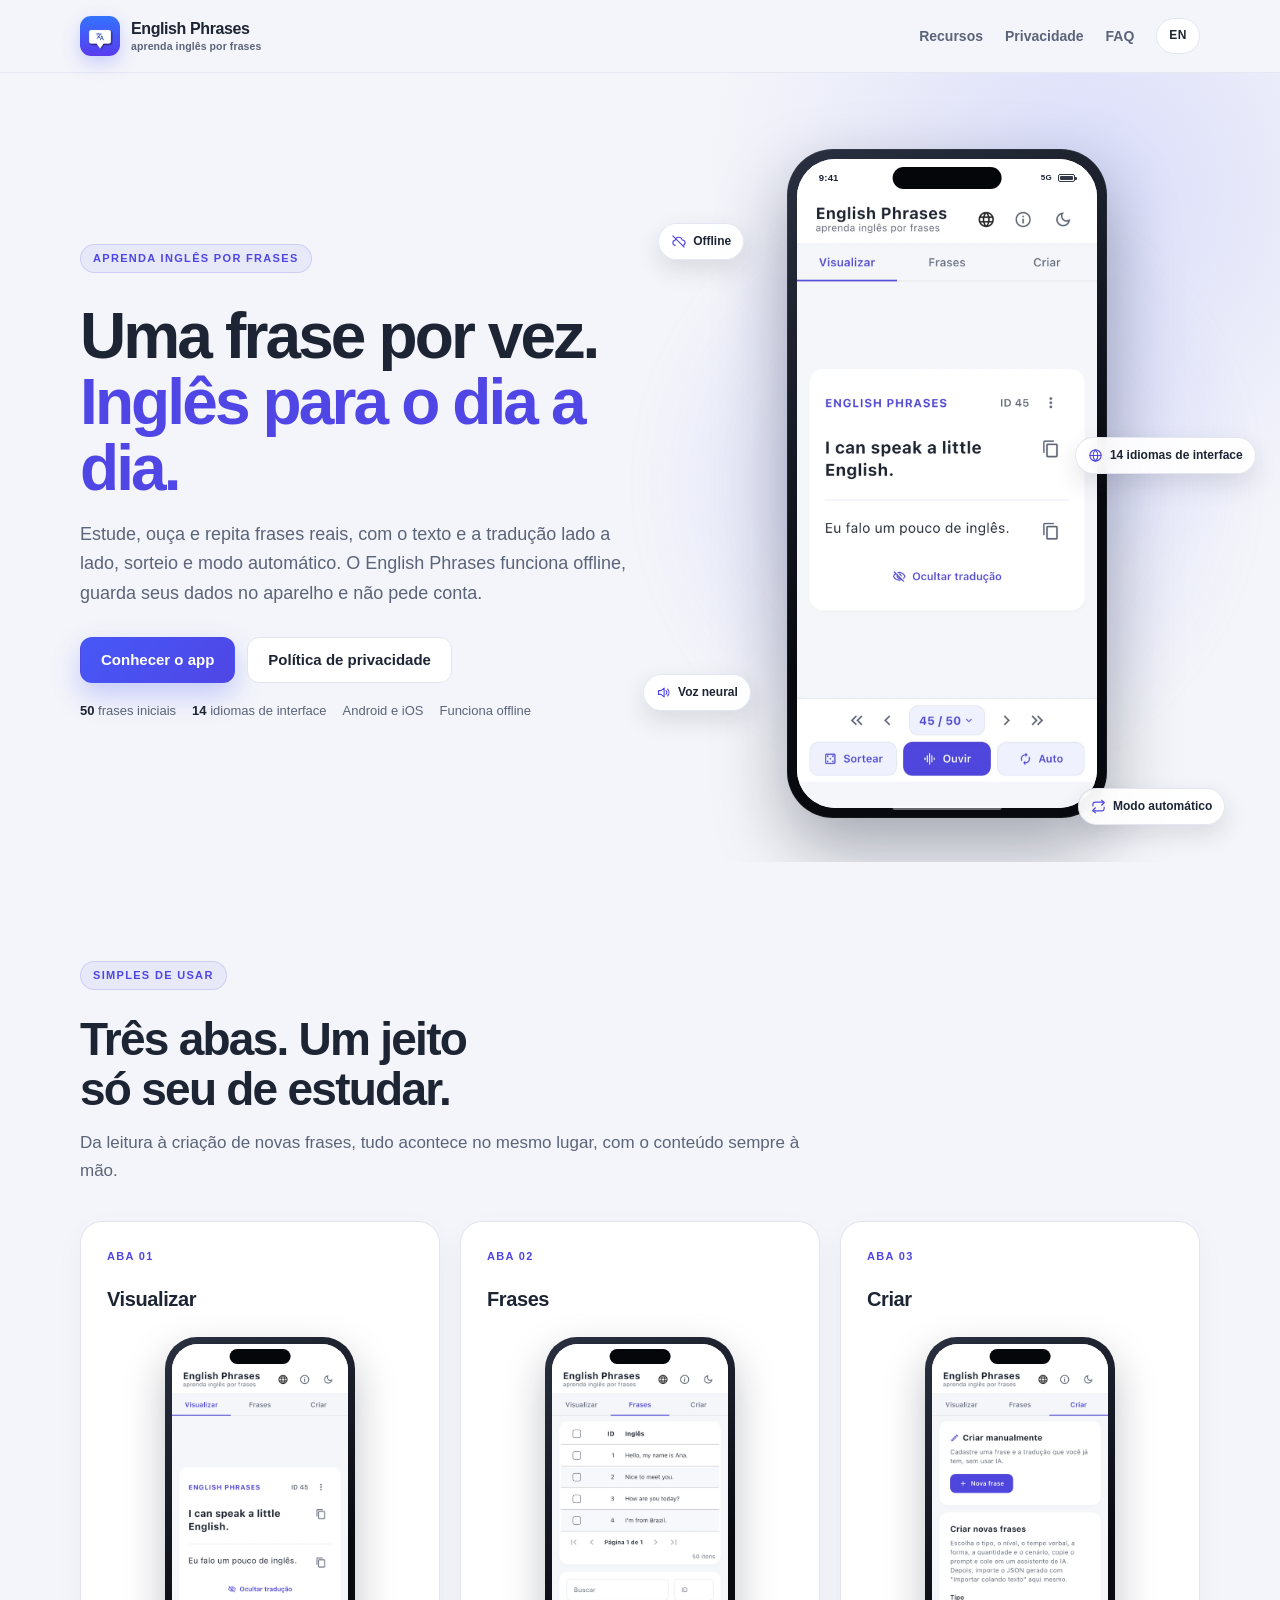
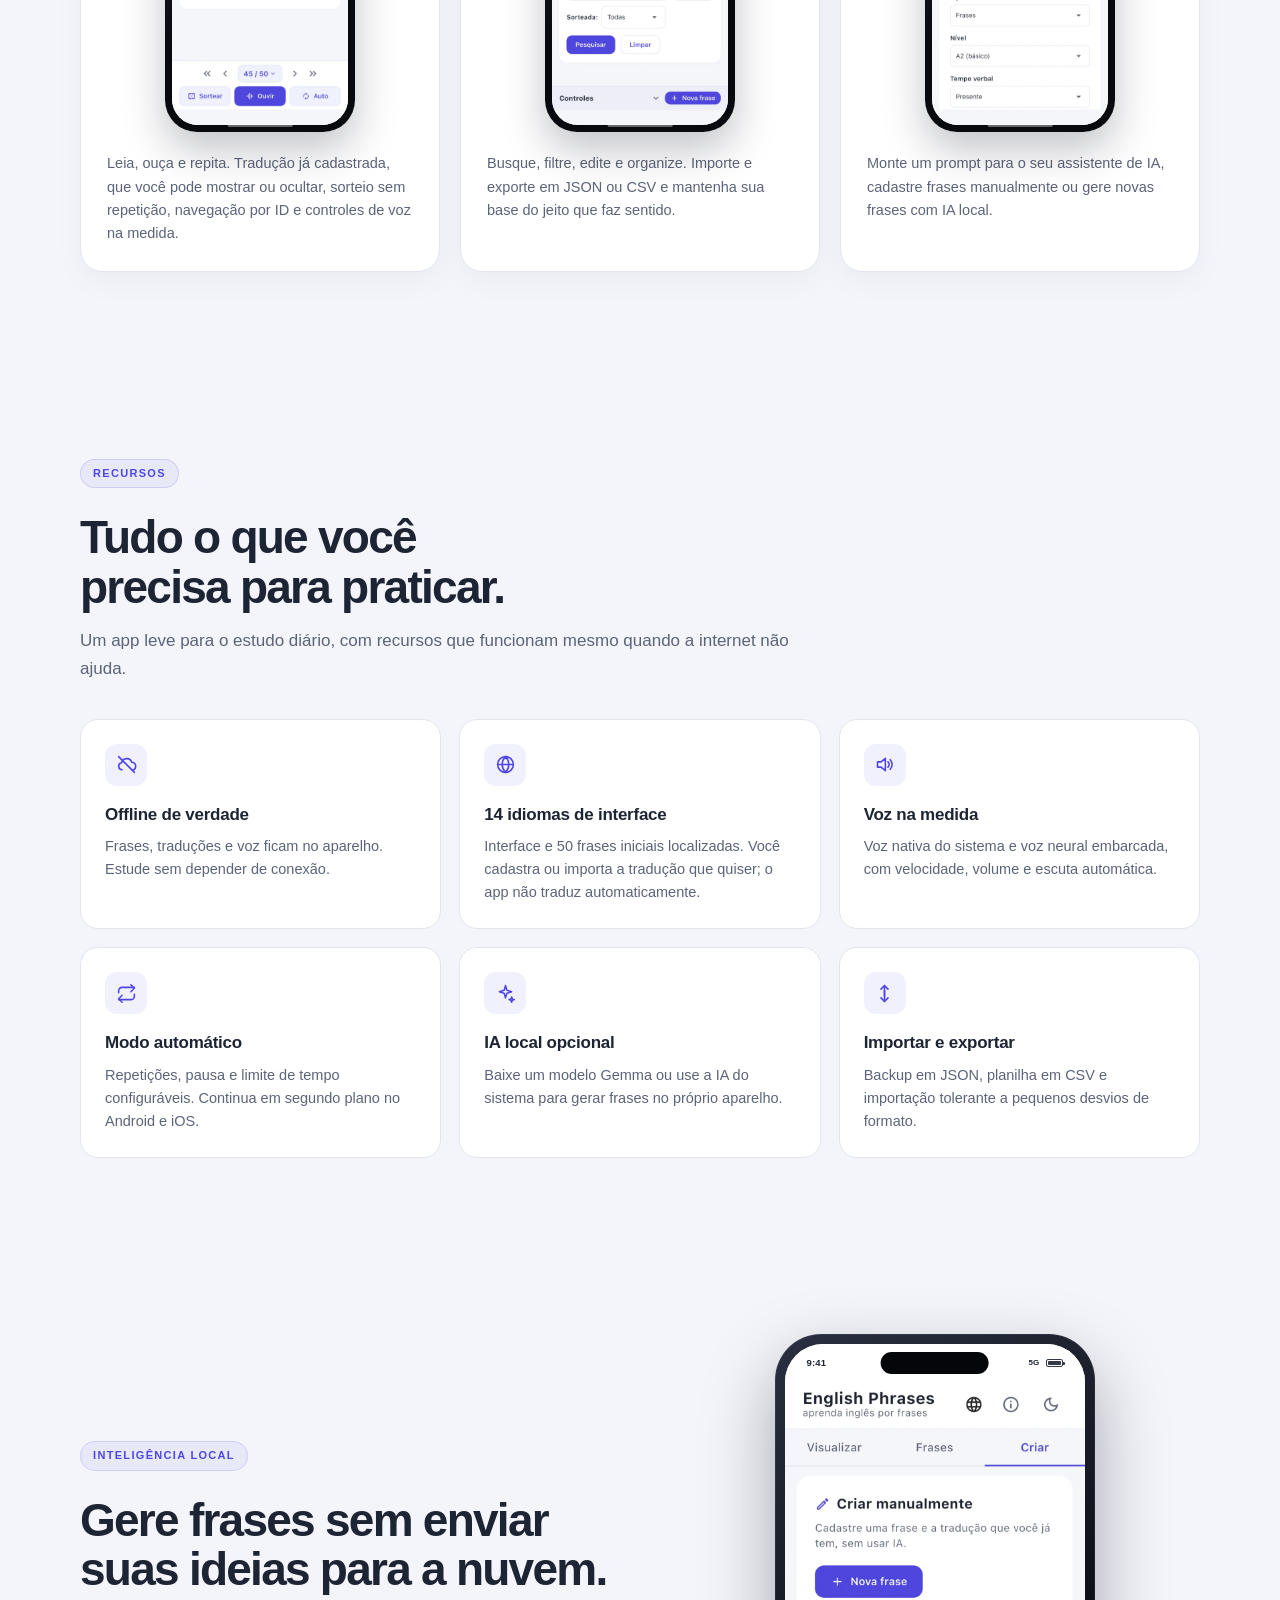
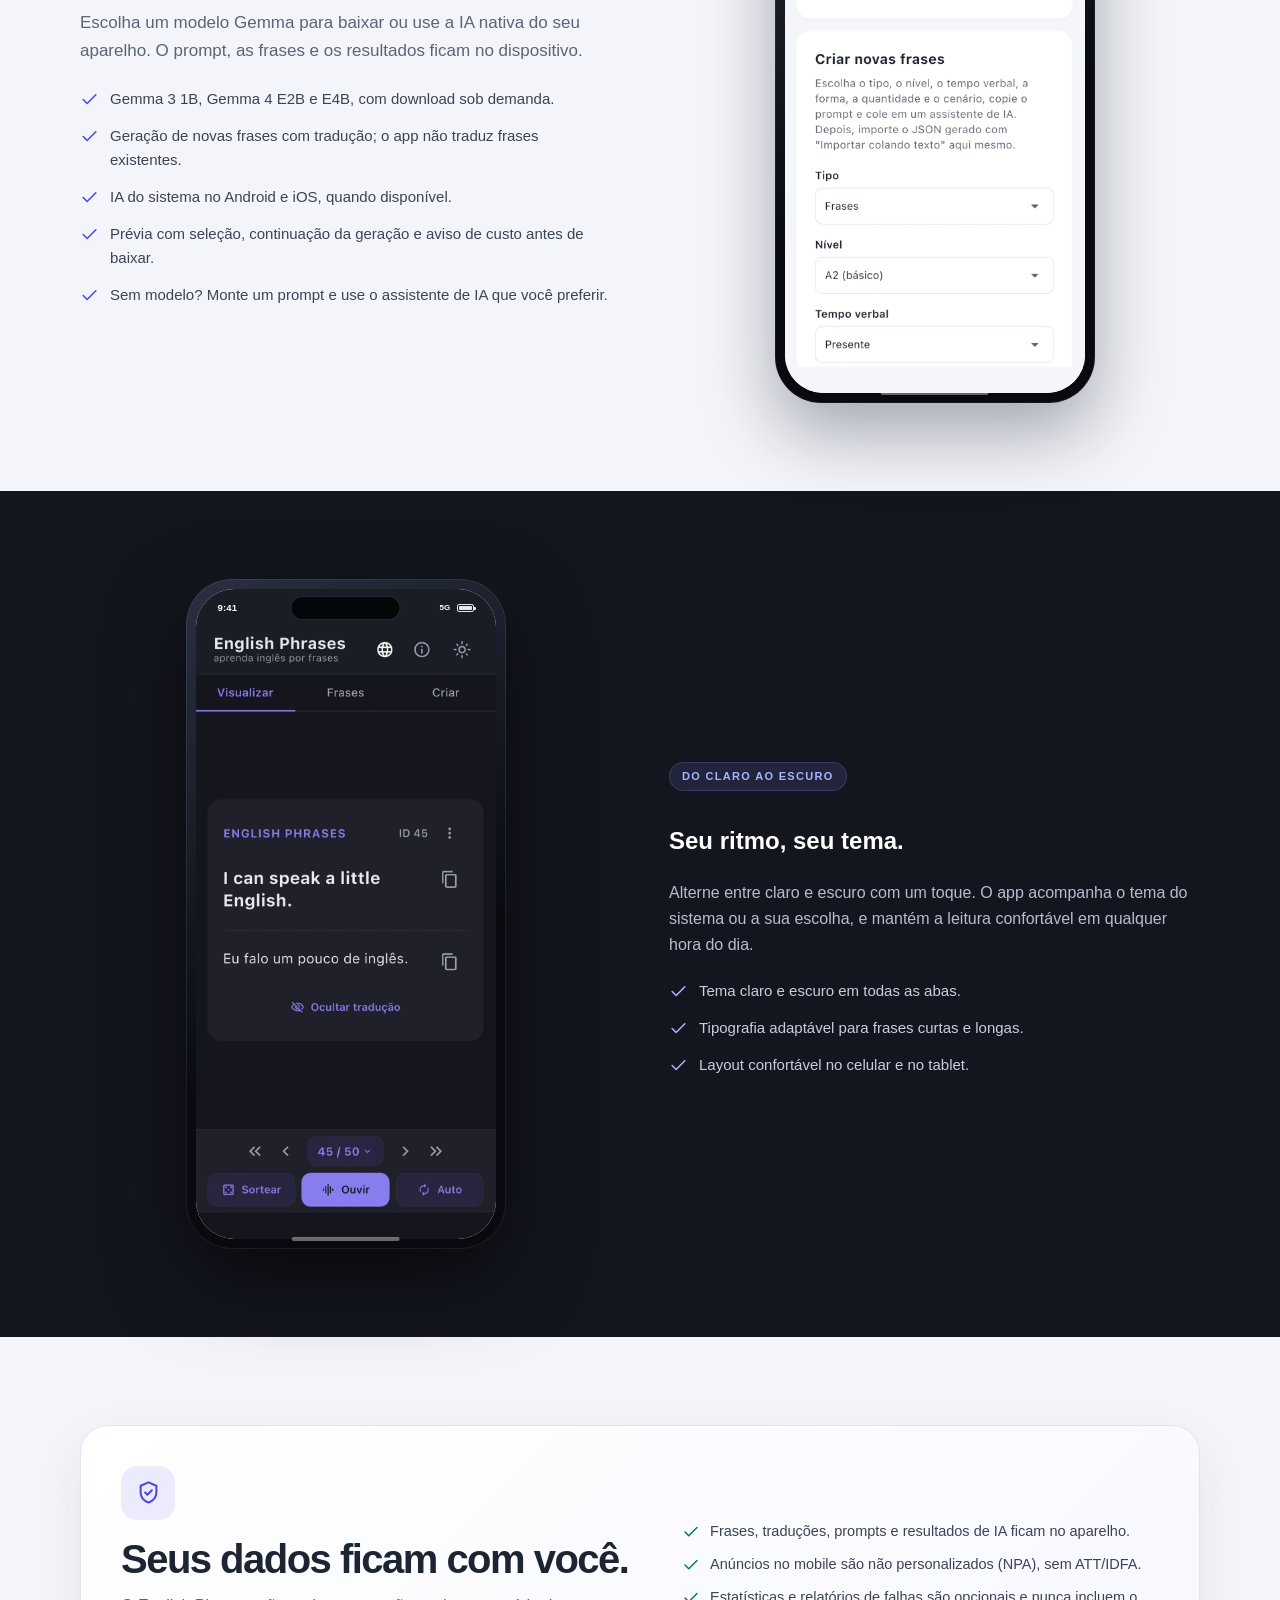
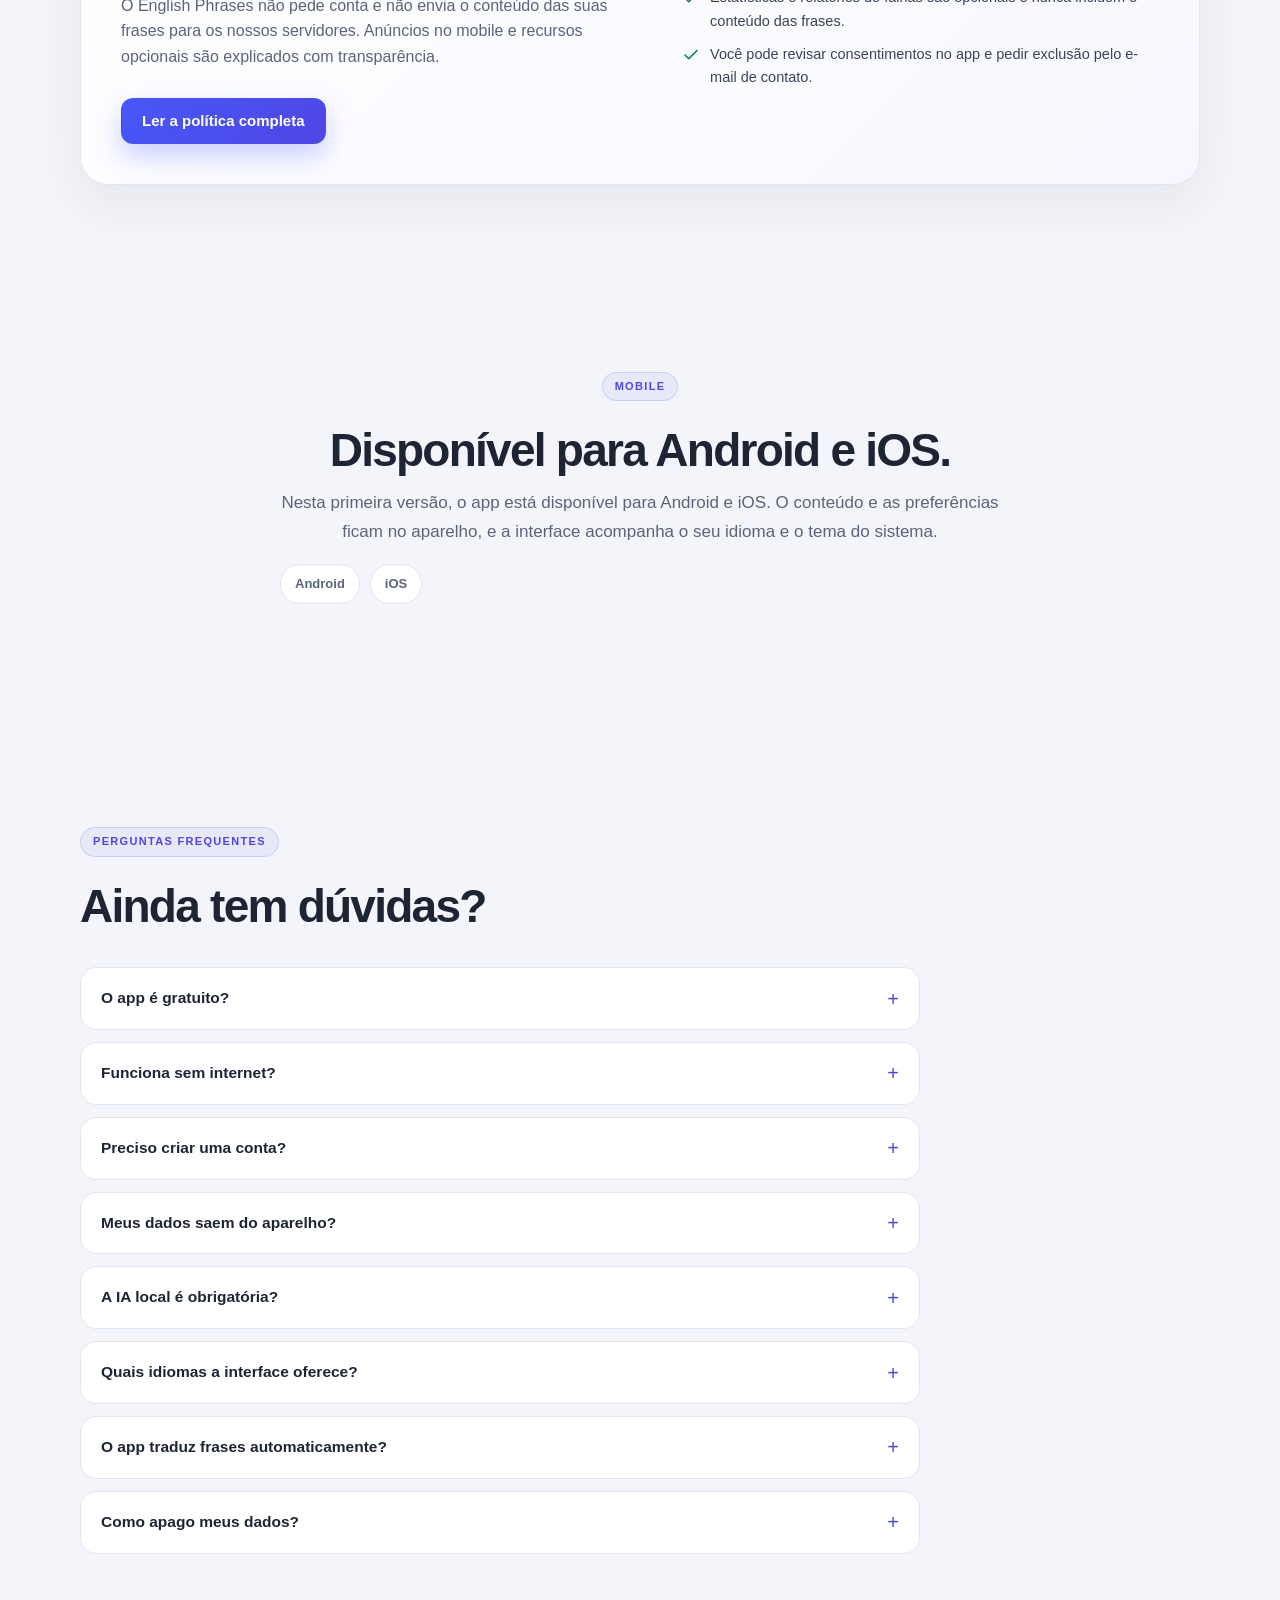
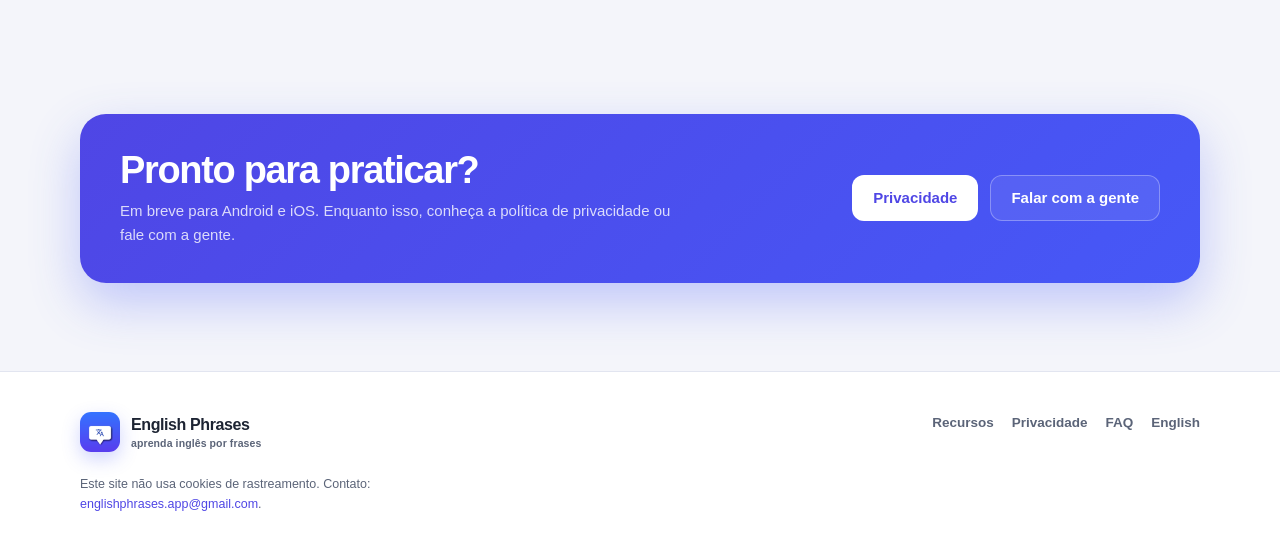
<file: index.html>
<!DOCTYPE html>
<html lang="pt-BR">
<head>
  <meta charset="utf-8">
  <meta name="viewport" content="width=device-width, initial-scale=1">
  <title>English Phrases — aprenda inglês por frases</title>
  <meta name="description" content="Estude, ouça e repita frases de inglês do dia a dia no Android e iOS. O English Phrases funciona offline, guarda seus dados no aparelho e não pede conta.">
  <link rel="canonical" href="https://englishphrasesapp.github.io/">
  <link rel="alternate" hreflang="pt-BR" href="https://englishphrasesapp.github.io/">
  <link rel="alternate" hreflang="en" href="https://englishphrasesapp.github.io/en/">
  <link rel="alternate" hreflang="x-default" href="https://englishphrasesapp.github.io/">
  <meta name="theme-color" content="#4658f7">
  <link rel="icon" type="image/png" href="/assets/app-icon-192.png">
  <link rel="apple-touch-icon" href="/assets/app-icon-192.png">
  <link rel="stylesheet" href="/assets/estilo.css">
  <meta property="og:type" content="website">
  <meta property="og:locale" content="pt_BR">
  <meta property="og:site_name" content="English Phrases">
  <meta property="og:title" content="English Phrases — aprenda inglês por frases">
  <meta property="og:description" content="Estude, ouça e repita frases de inglês do dia a dia no Android e iOS. Offline, no seu aparelho e sem conta.">
  <meta property="og:url" content="https://englishphrasesapp.github.io/">
  <meta property="og:image" content="https://englishphrasesapp.github.io/assets/app-icon.png">
  <meta name="twitter:card" content="summary">
  <meta name="twitter:title" content="English Phrases — aprenda inglês por frases">
  <meta name="twitter:description" content="Estude, ouça e repita frases de inglês do dia a dia no Android e iOS. Offline, no seu aparelho e sem conta.">
  <meta name="twitter:image" content="https://englishphrasesapp.github.io/assets/app-icon.png">
  <script type="application/ld+json">
  {
    "@context": "https://schema.org",
    "@type": "SoftwareApplication",
    "name": "English Phrases",
    "applicationCategory": "EducationalApplication",
    "operatingSystem": "Android, iOS",
    "url": "https://englishphrasesapp.github.io/",
    "inLanguage": "pt-BR",
    "description": "Aplicativo para estudar inglês por frases, com o texto e a tradução lado a lado, voz, modo automático e recursos offline.",
    "offers": {"@type": "Offer", "price": "0", "priceCurrency": "BRL"}
  }
  </script>
</head>
<body class="home">
  <a class="skip-link" href="#conteudo">Pular para o conteúdo</a>

  <header class="site-header">
    <div class="wrap">
      <a class="brand" href="/" aria-label="English Phrases — início">
        <img src="/assets/app-icon.png" alt="" width="40" height="40">
        <span>English Phrases<small>aprenda inglês por frases</small></span>
      </a>
      <nav class="nav" aria-label="Navegação principal">
        <a href="#recursos">Recursos</a>
        <a href="#privacidade" class="nav-essential">Privacidade</a>
        <a href="#faq">FAQ</a>
        <a class="lang" href="/en/" hreflang="en" lang="en">EN</a>
      </nav>
    </div>
  </header>

  <main id="conteudo">
    <section class="hero" aria-labelledby="hero-title">
      <div class="wrap">
        <div class="hero-copy">
          <p class="eyebrow">Aprenda inglês por frases</p>
          <h1 id="hero-title">Uma frase por vez.<br><em>Inglês para o dia a dia.</em></h1>
          <p class="lead">
            Estude, ouça e repita frases reais, com o texto e a tradução lado a
            lado, sorteio e modo automático. O English Phrases funciona offline,
            guarda seus dados no aparelho e não pede conta.
          </p>
          <div class="actions">
            <a class="btn btn-primary" href="#recursos">Conhecer o app</a>
            <a class="btn btn-ghost" href="/privacidade/">Política de privacidade</a>
          </div>
          <p class="hero-note">
            <span><strong>50</strong> frases iniciais</span>
            <span><strong>14</strong> idiomas de interface</span>
            <span>Android e iOS</span>
            <span>Funciona offline</span>
          </p>
        </div>

        <div class="hero-visual" aria-label="Captura de tela do aplicativo">
          <span class="float-chip float-1">
            <svg viewBox="0 0 24 24" fill="none" stroke="currentColor" stroke-width="1.8" stroke-linecap="round" stroke-linejoin="round" aria-hidden="true"><path d="M7 18a4 4 0 0 1-.6-7.95A6 6 0 0 1 18 9.5a4.5 4.5 0 0 1 .5 8.97"/><path d="M3 3l18 18"/></svg>
            Offline
          </span>
          <span class="float-chip float-2">
            <svg viewBox="0 0 24 24" fill="none" stroke="currentColor" stroke-width="1.8" stroke-linecap="round" stroke-linejoin="round" aria-hidden="true"><circle cx="12" cy="12" r="9"/><path d="M3 12h18M12 3c2.5 2.6 3.8 5.7 3.8 9S14.5 18.4 12 21c-2.5-2.6-3.8-5.7-3.8-9S9.5 5.6 12 3Z"/></svg>
            14 idiomas de interface
          </span>
          <span class="float-chip float-3">
            <svg viewBox="0 0 24 24" fill="none" stroke="currentColor" stroke-width="1.8" stroke-linecap="round" stroke-linejoin="round" aria-hidden="true"><path d="M4 9v6h4l5 4V5L8 9H4Z"/><path d="M16 9a4 4 0 0 1 0 6"/><path d="M18.5 6.5a8 8 0 0 1 0 11"/></svg>
            Voz neural
          </span>
          <span class="float-chip float-4">
            <svg viewBox="0 0 24 24" fill="none" stroke="currentColor" stroke-width="1.8" stroke-linecap="round" stroke-linejoin="round" aria-hidden="true"><path d="M17 2l4 4-4 4"/><path d="M3 11V9a4 4 0 0 1 4-4h14"/><path d="M7 22l-4-4 4-4"/><path d="M21 13v2a4 4 0 0 1-4 4H3"/></svg>
            Modo automático
          </span>
          <div class="phone">
            <div class="phone-screen">
              <div class="phone-status">
                <span>9:41</span>
                <span class="status-right"><span class="status-5g">5G</span><span class="status-battery"></span></span>
              </div>
              <picture>
                <source srcset="/assets/capturas/visualizar-claro.webp" type="image/webp">
                <img src="/assets/capturas/visualizar-claro.png" width="900" height="1948" fetchpriority="high" alt="Tela Visualizar do English Phrases: a frase I can speak a little English e a tradução Eu falo um pouco de inglês.">
              </picture>
            </div>
          </div>
        </div>
      </div>
    </section>

    <section class="section" id="abas" aria-labelledby="abas-title">
      <div class="wrap">
        <div class="section-head">
          <p class="kicker">Simples de usar</p>
          <h2 id="abas-title">Três abas. Um jeito só seu de estudar.</h2>
          <p class="lead">
            Da leitura à criação de novas frases, tudo acontece no mesmo lugar,
            com o conteúdo sempre à mão.
          </p>
        </div>

        <div class="tabs-grid">
          <article class="tab-card">
            <span class="tab-label">Aba 01</span>
            <h3>Visualizar</h3>
            <div class="phone phone--small">
              <div class="phone-screen">
                <picture>
                  <source srcset="/assets/capturas/visualizar-claro.webp" type="image/webp">
                  <img src="/assets/capturas/visualizar-claro.png" width="900" height="1948" loading="lazy" decoding="async" alt="Tela Visualizar com uma frase em inglês, tradução e controles de voz.">
                </picture>
              </div>
            </div>
            <p>
              Leia, ouça e repita. Tradução já cadastrada, que você pode mostrar
              ou ocultar, sorteio sem repetição, navegação por ID e controles de
              voz na medida.
            </p>
          </article>

          <article class="tab-card">
            <span class="tab-label">Aba 02</span>
            <h3>Frases</h3>
            <div class="phone phone--small">
              <div class="phone-screen">
                <picture>
                  <source srcset="/assets/capturas/frases-claro.webp" type="image/webp">
                  <img src="/assets/capturas/frases-claro.png" width="900" height="1948" loading="lazy" decoding="async" alt="Tela Frases com a tabela de frases, busca e filtros.">
                </picture>
              </div>
            </div>
            <p>
              Busque, filtre, edite e organize. Importe e exporte em JSON ou CSV
              e mantenha sua base do jeito que faz sentido.
            </p>
          </article>

          <article class="tab-card">
            <span class="tab-label">Aba 03</span>
            <h3>Criar</h3>
            <div class="phone phone--small">
              <div class="phone-screen">
                <picture>
                  <source srcset="/assets/capturas/criar-claro.webp" type="image/webp">
                  <img src="/assets/capturas/criar-claro.png" width="900" height="1948" loading="lazy" decoding="async" alt="Tela Criar com opções de prompt, criação manual e geração local.">
                </picture>
              </div>
            </div>
            <p>
              Monte um prompt para o seu assistente de IA, cadastre frases
              manualmente ou gere novas frases com IA local.
            </p>
          </article>
        </div>
      </div>
    </section>

    <section class="section" id="recursos" aria-labelledby="recursos-title">
      <div class="wrap">
        <div class="section-head">
          <p class="kicker">Recursos</p>
          <h2 id="recursos-title">Tudo o que você precisa para praticar.</h2>
          <p class="lead">
            Um app leve para o estudo diário, com recursos que funcionam mesmo
            quando a internet não ajuda.
          </p>
        </div>

        <div class="features-grid">
          <article class="feature">
            <div class="feature-icon">
              <svg viewBox="0 0 24 24" fill="none" stroke="currentColor" stroke-width="1.8" stroke-linecap="round" stroke-linejoin="round" aria-hidden="true"><path d="M7 18a4 4 0 0 1-.6-7.95A6 6 0 0 1 18 9.5a4.5 4.5 0 0 1 .5 8.97"/><path d="M3 3l18 18"/></svg>
            </div>
            <h3>Offline de verdade</h3>
            <p>Frases, traduções e voz ficam no aparelho. Estude sem depender de conexão.</p>
          </article>

          <article class="feature">
            <div class="feature-icon">
              <svg viewBox="0 0 24 24" fill="none" stroke="currentColor" stroke-width="1.8" stroke-linecap="round" stroke-linejoin="round" aria-hidden="true"><circle cx="12" cy="12" r="9"/><path d="M3 12h18M12 3c2.5 2.6 3.8 5.7 3.8 9S14.5 18.4 12 21c-2.5-2.6-3.8-5.7-3.8-9S9.5 5.6 12 3Z"/></svg>
            </div>
            <h3>14 idiomas de interface</h3>
            <p>Interface e 50 frases iniciais localizadas. Você cadastra ou importa a tradução que quiser; o app não traduz automaticamente.</p>
          </article>

          <article class="feature">
            <div class="feature-icon">
              <svg viewBox="0 0 24 24" fill="none" stroke="currentColor" stroke-width="1.8" stroke-linecap="round" stroke-linejoin="round" aria-hidden="true"><path d="M4 9v6h4l5 4V5L8 9H4Z"/><path d="M16 9a4 4 0 0 1 0 6"/><path d="M18.5 6.5a8 8 0 0 1 0 11"/></svg>
            </div>
            <h3>Voz na medida</h3>
            <p>Voz nativa do sistema e voz neural embarcada, com velocidade, volume e escuta automática.</p>
          </article>

          <article class="feature">
            <div class="feature-icon">
              <svg viewBox="0 0 24 24" fill="none" stroke="currentColor" stroke-width="1.8" stroke-linecap="round" stroke-linejoin="round" aria-hidden="true"><path d="M17 2l4 4-4 4"/><path d="M3 11V9a4 4 0 0 1 4-4h14"/><path d="M7 22l-4-4 4-4"/><path d="M21 13v2a4 4 0 0 1-4 4H3"/></svg>
            </div>
            <h3>Modo automático</h3>
            <p>Repetições, pausa e limite de tempo configuráveis. Continua em segundo plano no Android e iOS.</p>
          </article>

          <article class="feature">
            <div class="feature-icon">
              <svg viewBox="0 0 24 24" fill="none" stroke="currentColor" stroke-width="1.8" stroke-linecap="round" stroke-linejoin="round" aria-hidden="true"><path d="M12 3l1.6 5.4L19 10l-5.4 1.6L12 17l-1.6-5.4L5 10l5.4-1.6L12 3Z"/><path d="M19 16l.8 2.2L22 19l-2.2.8L19 22l-.8-2.2L16 19l2.2-.8L19 16Z"/></svg>
            </div>
            <h3>IA local opcional</h3>
            <p>Baixe um modelo Gemma ou use a IA do sistema para gerar frases no próprio aparelho.</p>
          </article>

          <article class="feature">
            <div class="feature-icon">
              <svg viewBox="0 0 24 24" fill="none" stroke="currentColor" stroke-width="1.8" stroke-linecap="round" stroke-linejoin="round" aria-hidden="true"><path d="M12 3v12"/><path d="M8 7l4-4 4 4"/><path d="M12 21V9"/><path d="M8 17l4 4 4-4"/></svg>
            </div>
            <h3>Importar e exportar</h3>
            <p>Backup em JSON, planilha em CSV e importação tolerante a pequenos desvios de formato.</p>
          </article>
        </div>
      </div>
    </section>

    <section class="section" aria-labelledby="ia-title">
      <div class="wrap split">
        <div>
          <p class="kicker">Inteligência local</p>
          <h2 id="ia-title">Gere frases sem enviar suas ideias para a nuvem.</h2>
          <p class="lead">
            Escolha um modelo Gemma para baixar ou use a IA nativa do seu
            aparelho. O prompt, as frases e os resultados ficam no dispositivo.
          </p>
          <ul class="check-list">
            <li>
              <svg viewBox="0 0 24 24" fill="none" stroke="currentColor" stroke-width="2" stroke-linecap="round" stroke-linejoin="round" aria-hidden="true"><path d="M20 6L9 17l-5-5"/></svg>
              Gemma 3 1B, Gemma 4 E2B e E4B, com download sob demanda.
            </li>
            <li>
              <svg viewBox="0 0 24 24" fill="none" stroke="currentColor" stroke-width="2" stroke-linecap="round" stroke-linejoin="round" aria-hidden="true"><path d="M20 6L9 17l-5-5"/></svg>
              Geração de novas frases com tradução; o app não traduz frases existentes.
            </li>
            <li>
              <svg viewBox="0 0 24 24" fill="none" stroke="currentColor" stroke-width="2" stroke-linecap="round" stroke-linejoin="round" aria-hidden="true"><path d="M20 6L9 17l-5-5"/></svg>
              IA do sistema no Android e iOS, quando disponível.
            </li>
            <li>
              <svg viewBox="0 0 24 24" fill="none" stroke="currentColor" stroke-width="2" stroke-linecap="round" stroke-linejoin="round" aria-hidden="true"><path d="M20 6L9 17l-5-5"/></svg>
              Prévia com seleção, continuação da geração e aviso de custo antes de baixar.
            </li>
            <li>
              <svg viewBox="0 0 24 24" fill="none" stroke="currentColor" stroke-width="2" stroke-linecap="round" stroke-linejoin="round" aria-hidden="true"><path d="M20 6L9 17l-5-5"/></svg>
              Sem modelo? Monte um prompt e use o assistente de IA que você preferir.
            </li>
          </ul>
        </div>
        <div class="split-visual">
          <div class="phone">
            <div class="phone-screen">
              <div class="phone-status">
                <span>9:41</span>
                <span class="status-right"><span class="status-5g">5G</span><span class="status-battery"></span></span>
              </div>
              <picture>
                <source srcset="/assets/capturas/criar-claro.webp" type="image/webp">
                <img src="/assets/capturas/criar-claro.png" width="900" height="1948" loading="lazy" decoding="async" alt="Tela Criar com as opções de prompt e o card Criar manualmente.">
              </picture>
            </div>
          </div>
        </div>
      </div>
    </section>

    <section class="dark-section" aria-labelledby="tema-title">
      <div class="wrap split">
        <div class="split-visual">
          <div class="phone phone--dark">
            <div class="phone-screen">
              <div class="phone-status">
                <span>9:41</span>
                <span class="status-right"><span class="status-5g">5G</span><span class="status-battery"></span></span>
              </div>
              <picture>
                <source srcset="/assets/capturas/visualizar-escuro.webp" type="image/webp">
                <img src="/assets/capturas/visualizar-escuro.png" width="900" height="1948" loading="lazy" decoding="async" alt="Tela Visualizar no tema escuro do English Phrases.">
              </picture>
            </div>
          </div>
        </div>
        <div>
          <p class="kicker">Do claro ao escuro</p>
          <h2 id="tema-title">Seu ritmo, seu tema.</h2>
          <p class="lead">
            Alterne entre claro e escuro com um toque. O app acompanha o tema do
            sistema ou a sua escolha, e mantém a leitura confortável em qualquer
            hora do dia.
          </p>
          <ul class="check-list">
            <li>
              <svg viewBox="0 0 24 24" fill="none" stroke="currentColor" stroke-width="2" stroke-linecap="round" stroke-linejoin="round" aria-hidden="true"><path d="M20 6L9 17l-5-5"/></svg>
              Tema claro e escuro em todas as abas.
            </li>
            <li>
              <svg viewBox="0 0 24 24" fill="none" stroke="currentColor" stroke-width="2" stroke-linecap="round" stroke-linejoin="round" aria-hidden="true"><path d="M20 6L9 17l-5-5"/></svg>
              Tipografia adaptável para frases curtas e longas.
            </li>
            <li>
              <svg viewBox="0 0 24 24" fill="none" stroke="currentColor" stroke-width="2" stroke-linecap="round" stroke-linejoin="round" aria-hidden="true"><path d="M20 6L9 17l-5-5"/></svg>
              Layout confortável no celular e no tablet.
            </li>
          </ul>
        </div>
      </div>
    </section>

    <section class="section" id="privacidade" aria-labelledby="privacidade-title">
      <div class="wrap">
        <div class="privacy-card">
          <div>
            <div class="privacy-icon">
              <svg viewBox="0 0 24 24" fill="none" stroke="currentColor" stroke-width="1.8" stroke-linecap="round" stroke-linejoin="round" aria-hidden="true"><path d="M12 3l7 3v6c0 4.4-3 7.4-7 9-4-1.6-7-4.6-7-9V6l7-3Z"/><path d="M9 12l2 2 4-4"/></svg>
            </div>
            <h2 id="privacidade-title">Seus dados ficam com você.</h2>
            <p>
              O English Phrases não pede conta e não envia o conteúdo das suas
              frases para os nossos servidores. Anúncios no mobile e recursos
              opcionais são explicados com transparência.
            </p>
            <div class="actions">
              <a class="btn btn-primary" href="/privacidade/">Ler a política completa</a>
            </div>
          </div>
          <ul class="privacy-list">
            <li>
              <svg viewBox="0 0 24 24" fill="none" stroke="currentColor" stroke-width="2" stroke-linecap="round" stroke-linejoin="round" aria-hidden="true"><path d="M20 6L9 17l-5-5"/></svg>
              Frases, traduções, prompts e resultados de IA ficam no aparelho.
            </li>
            <li>
              <svg viewBox="0 0 24 24" fill="none" stroke="currentColor" stroke-width="2" stroke-linecap="round" stroke-linejoin="round" aria-hidden="true"><path d="M20 6L9 17l-5-5"/></svg>
              Anúncios no mobile são não personalizados (NPA), sem ATT/IDFA.
            </li>
            <li>
              <svg viewBox="0 0 24 24" fill="none" stroke="currentColor" stroke-width="2" stroke-linecap="round" stroke-linejoin="round" aria-hidden="true"><path d="M20 6L9 17l-5-5"/></svg>
              Estatísticas e relatórios de falhas são opcionais e nunca incluem o conteúdo das frases.
            </li>
            <li>
              <svg viewBox="0 0 24 24" fill="none" stroke="currentColor" stroke-width="2" stroke-linecap="round" stroke-linejoin="round" aria-hidden="true"><path d="M20 6L9 17l-5-5"/></svg>
              Você pode revisar consentimentos no app e pedir exclusão pelo e-mail de contato.
            </li>
          </ul>
        </div>
      </div>
    </section>

    <section class="section" aria-labelledby="plataformas-title">
      <div class="wrap">
        <div class="section-head center">
          <p class="kicker">Mobile</p>
          <h2 id="plataformas-title">Disponível para Android e iOS.</h2>
          <p class="lead">
            Nesta primeira versão, o app está disponível para Android e iOS. O
            conteúdo e as preferências ficam no aparelho, e a interface acompanha
            o seu idioma e o tema do sistema.
          </p>
          <div class="platforms" aria-label="Plataformas disponíveis">
            <span class="platform">Android</span>
            <span class="platform">iOS</span>
          </div>
        </div>
      </div>
    </section>

    <section class="section" id="faq" aria-labelledby="faq-title">
      <div class="wrap">
        <div class="section-head">
          <p class="kicker">Perguntas frequentes</p>
          <h2 id="faq-title">Ainda tem dúvidas?</h2>
        </div>
        <div class="faq">
          <details>
            <summary>O app é gratuito?</summary>
            <p>
              Sim. O English Phrases é gratuito para usar. No Android e no iOS,
              anúncios discretos ajudam a manter o projeto. O anúncio
              recompensado “Apoie o app” é opcional e concede uma janela de
              1 hora sem anúncios.
            </p>
          </details>
          <details>
            <summary>Funciona sem internet?</summary>
            <p>
              O estudo funciona offline: frases, traduções e voz ficam no
              aparelho. Internet é necessária para anúncios no mobile, para
              baixar modelos de IA e para os recursos opcionais de estatísticas
              e falhas.
            </p>
          </details>
          <details>
            <summary>Preciso criar uma conta?</summary>
            <p>
              Não. O app não tem cadastro nem login. Cada instalação mantém as
              próprias frases e preferências no aparelho.
            </p>
          </details>
          <details>
            <summary>Meus dados saem do aparelho?</summary>
            <p>
              O conteúdo das suas frases, traduções, prompts e resultados de IA
              fica no aparelho. Anúncios no mobile usam o Google AdMob e os
              recursos opcionais de estatísticas e falhas usam o Firebase; ambos
              são explicados na política de privacidade.
            </p>
          </details>
          <details>
            <summary>A IA local é obrigatória?</summary>
            <p>
              Não. Você pode usar o app só com as frases, montar um prompt para
              um assistente externo ou baixar um modelo para gerar frases
              localmente. O download é opcional e pode ser removido depois.
            </p>
          </details>
          <details>
            <summary>Quais idiomas a interface oferece?</summary>
            <p>
              São 14 idiomas de interface, incluindo português, inglês,
              espanhol, francês, alemão, italiano, árabe, russo, japonês,
              coreano, chinês, hindi, indonésio e vietnamita. O campo de
              tradução aceita qualquer idioma; o app não traduz frases
              automaticamente.
            </p>
          </details>
          <details>
            <summary>O app traduz frases automaticamente?</summary>
            <p>
              Não. O app exibe a tradução que já vem nas 50 frases iniciais ou
              que você cadastra ou importa. A IA local pode gerar novas frases
              com tradução, mas não é um tradutor de frases existentes.
            </p>
          </details>
          <details>
            <summary>Como apago meus dados?</summary>
            <p>
              No app, use as opções de limpeza de cache e “Restaurar padrões”.
              Para apagar tudo, desinstale o app. Para dados opcionais já
              enviados ao Google, fale com a gente pelo e-mail de contato.
            </p>
          </details>
        </div>
      </div>
    </section>

    <section class="final-cta" aria-labelledby="cta-title">
      <div class="wrap">
        <div class="final-card">
          <div>
            <h2 id="cta-title">Pronto para praticar?</h2>
            <p>
              Em breve para Android e iOS. Enquanto isso, conheça a política
              de privacidade ou fale com a gente.
            </p>
          </div>
          <div class="actions">
            <a class="btn btn-primary" href="/privacidade/">Privacidade</a>
            <a class="btn btn-ghost" href="mailto:englishphrases.app@gmail.com">Falar com a gente</a>
          </div>
        </div>
      </div>
    </section>
  </main>

  <footer class="site-footer">
    <div class="wrap footer-grid">
      <div>
        <a class="brand" href="/" aria-label="English Phrases — início">
          <img src="/assets/app-icon.png" alt="" width="40" height="40" loading="lazy">
          <span>English Phrases<small>aprenda inglês por frases</small></span>
        </a>
        <p class="footer-note">
          Este site não usa cookies de rastreamento. Contato:
          <a href="mailto:englishphrases.app@gmail.com">englishphrases.app@gmail.com</a>.
        </p>
      </div>
      <nav class="footer-links" aria-label="Links do rodapé">
        <a href="#recursos">Recursos</a>
        <a href="/privacidade/">Privacidade</a>
        <a href="#faq">FAQ</a>
        <a href="/en/" hreflang="en" lang="en">English</a>
      </nav>
    </div>
  </footer>
</body>
</html>
</file>
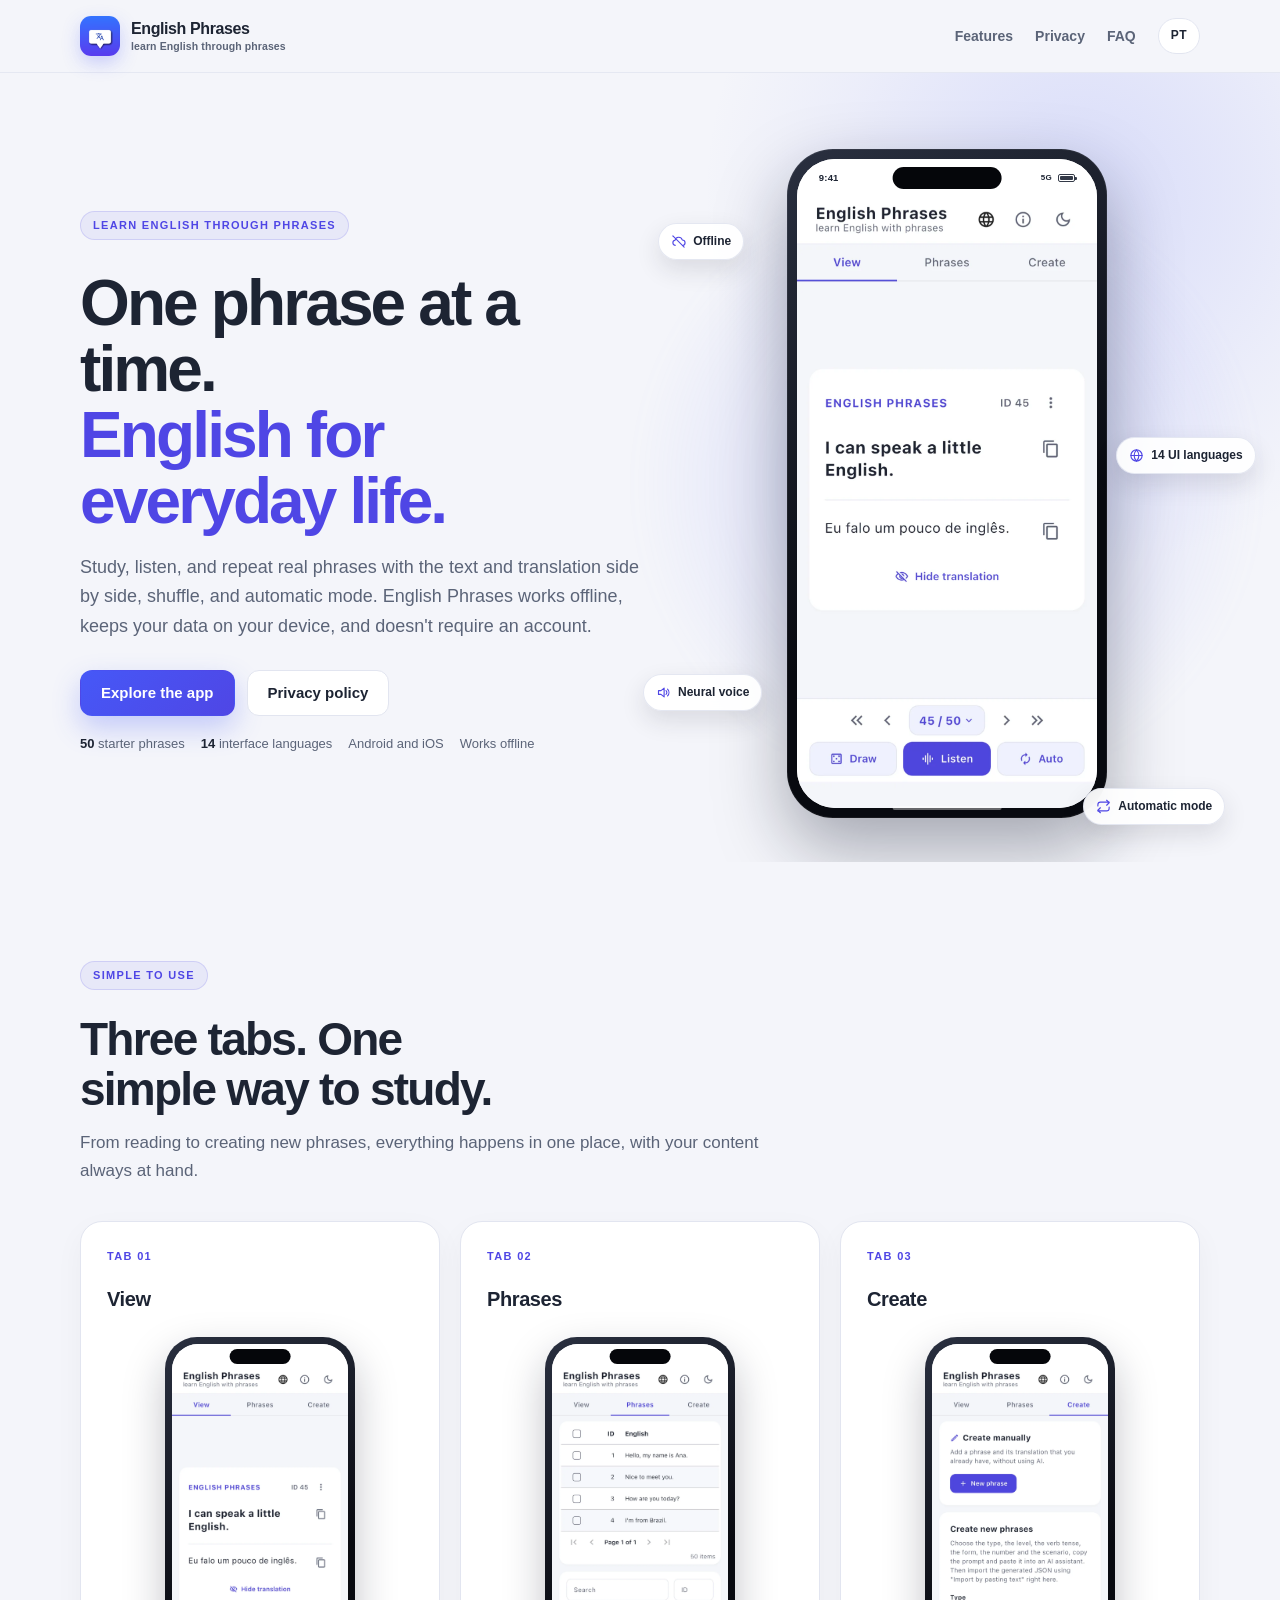
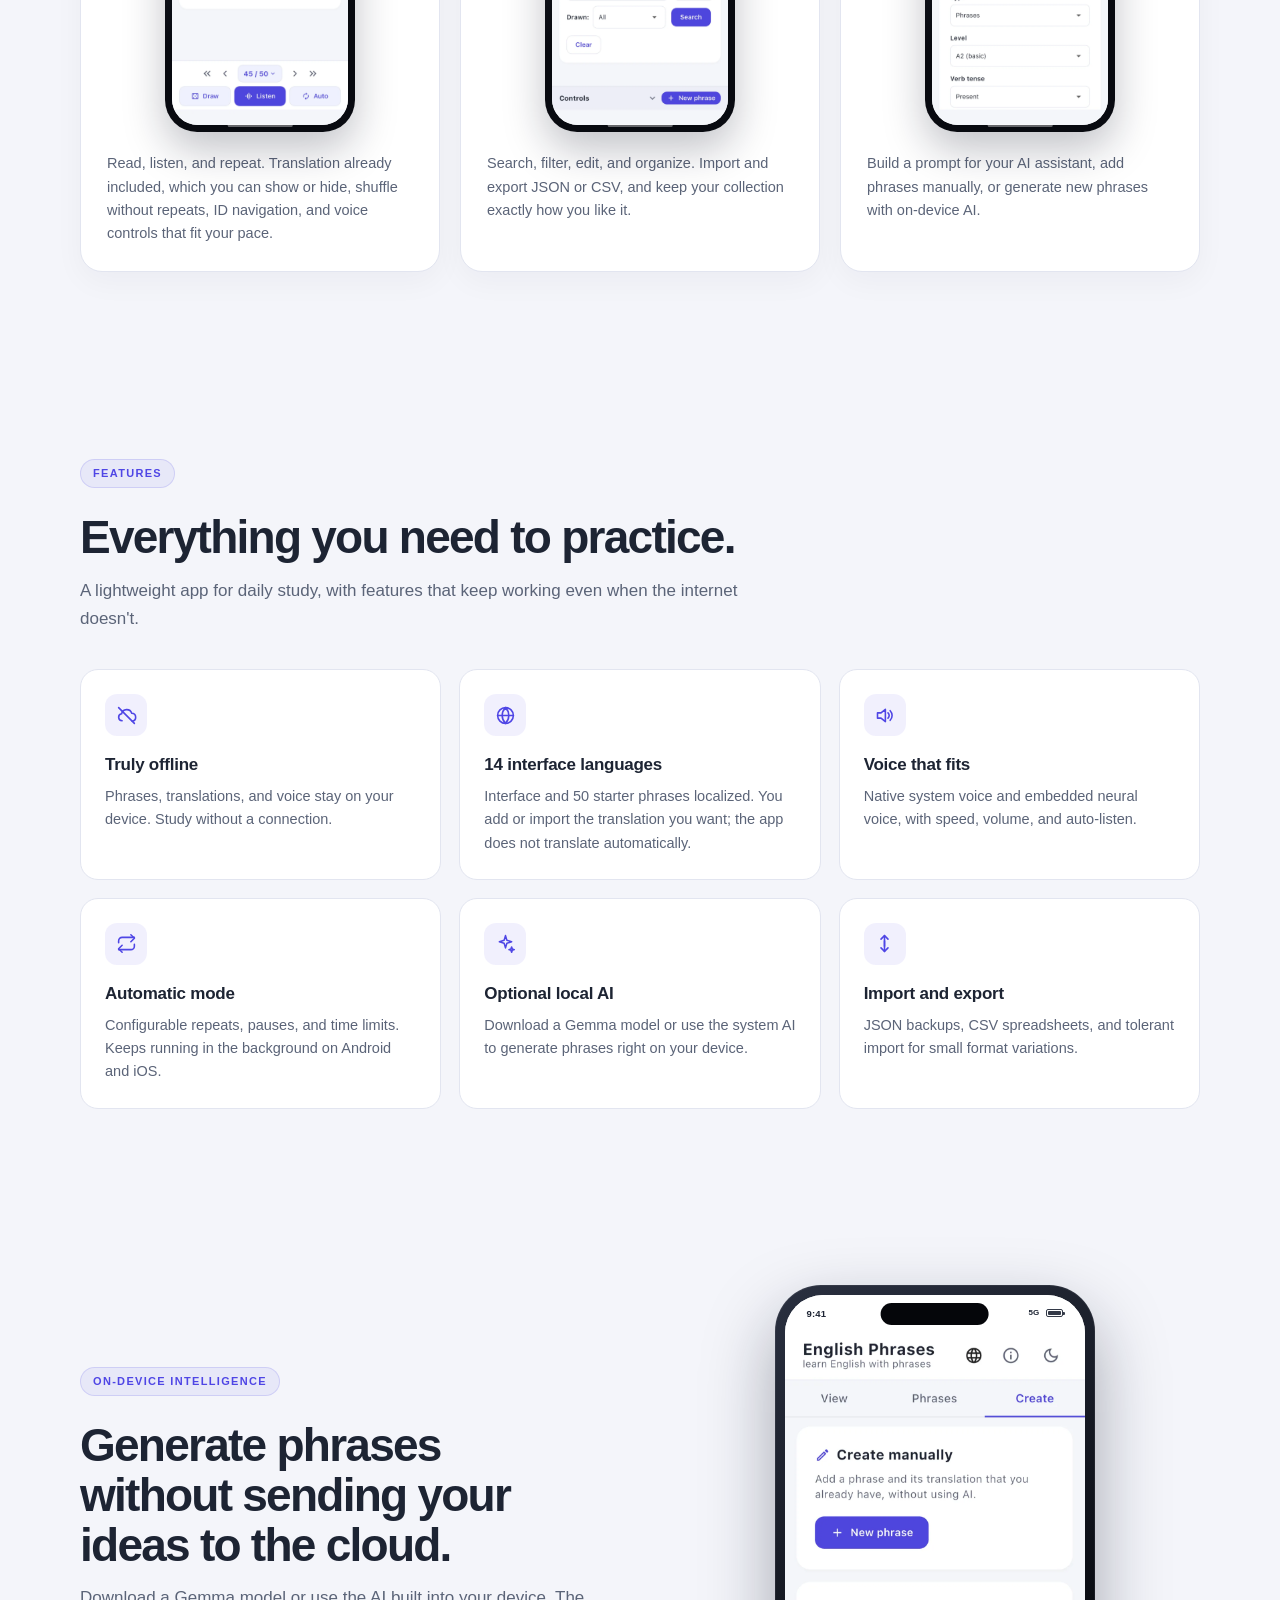
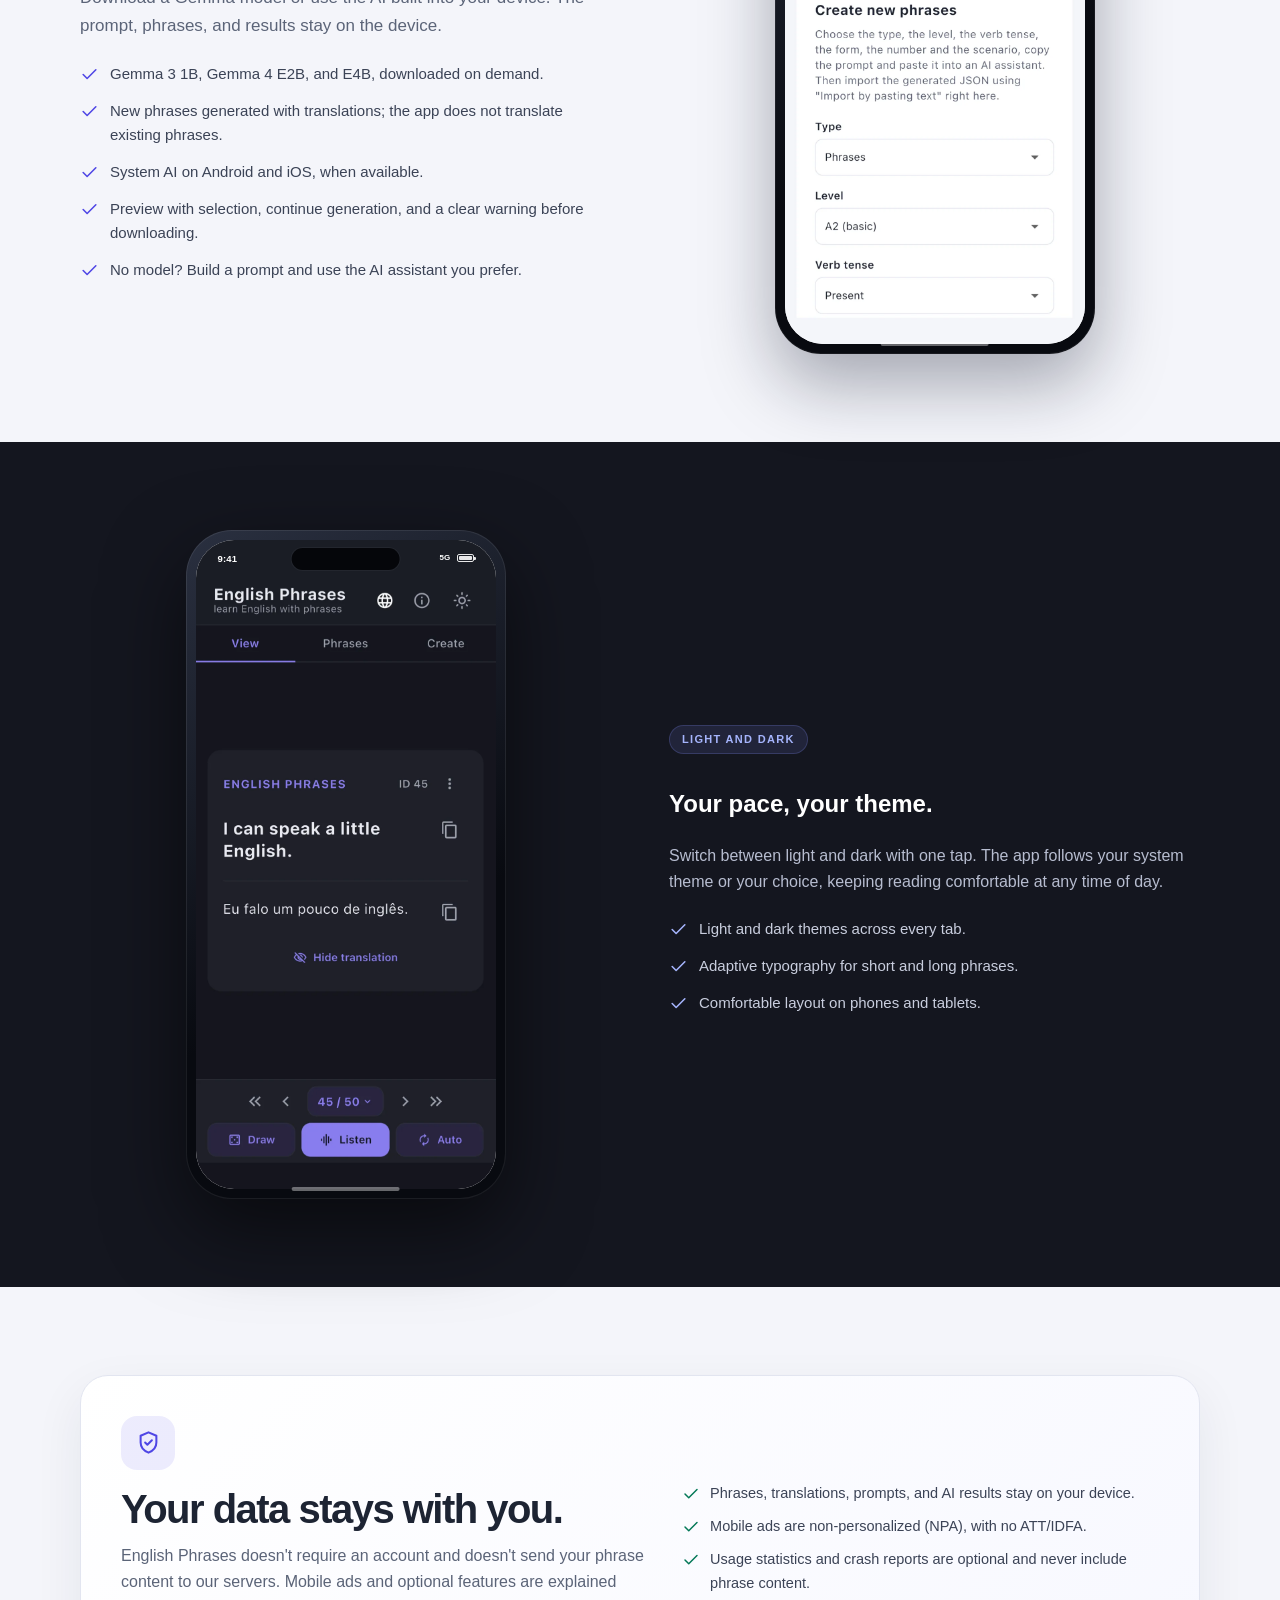
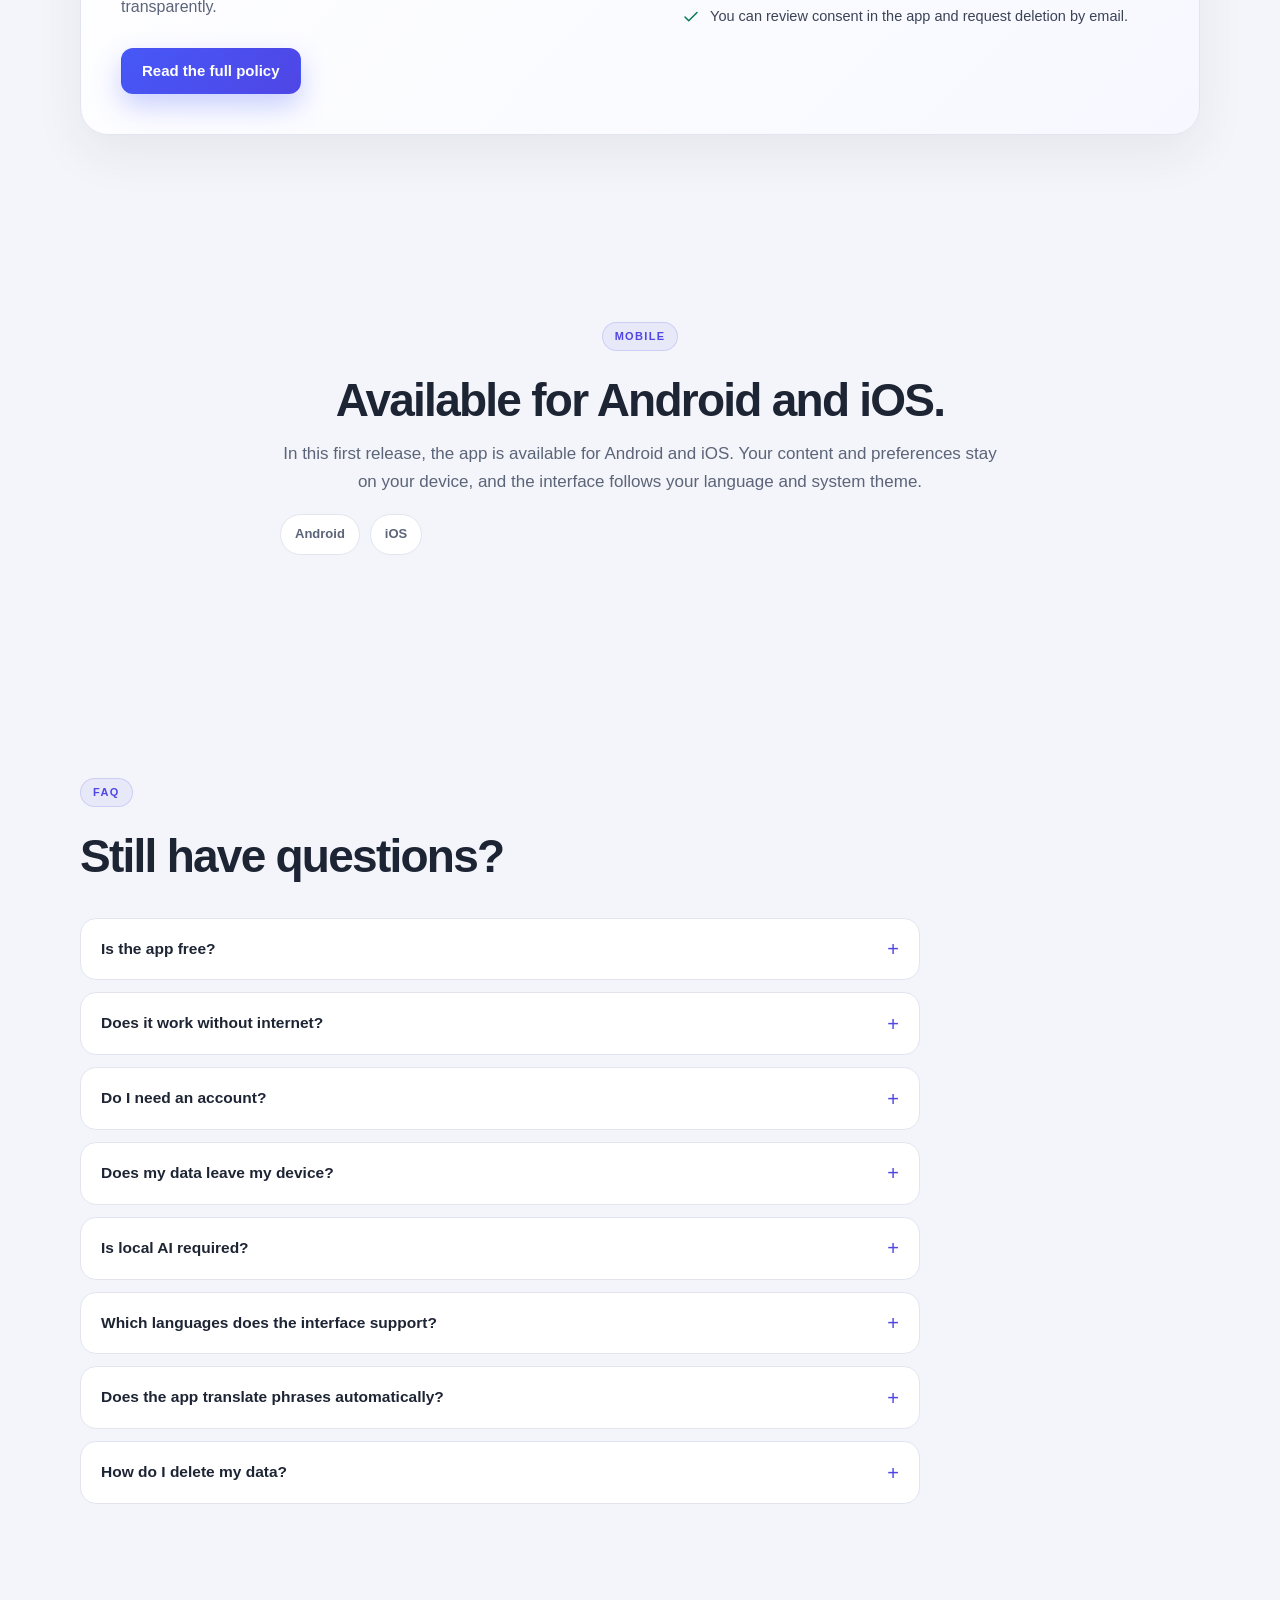
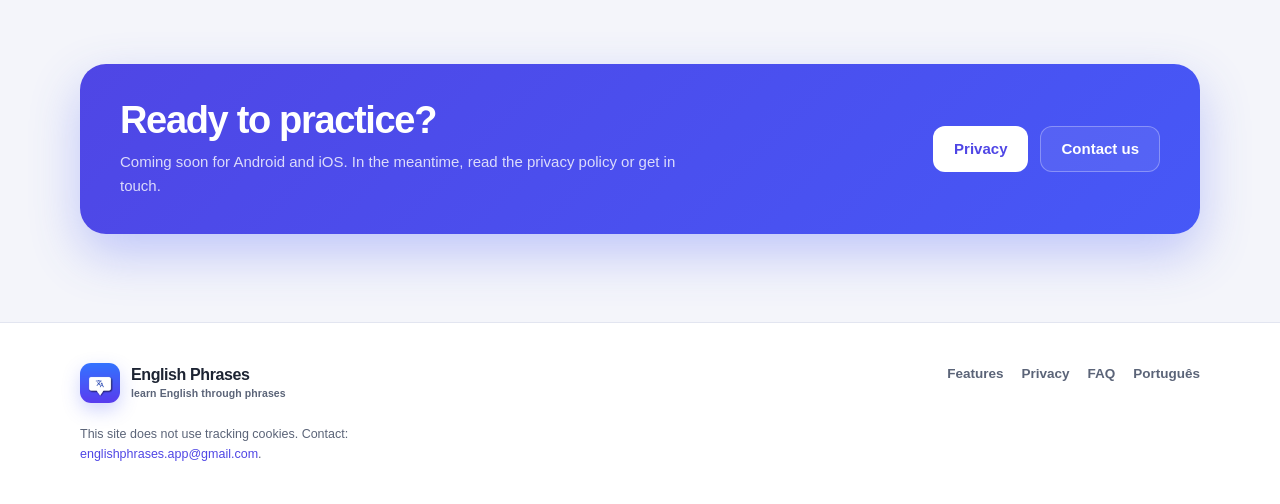
<file: en/index.html>
<!DOCTYPE html>
<html lang="en">
<head>
  <meta charset="utf-8">
  <meta name="viewport" content="width=device-width, initial-scale=1">
  <title>English Phrases — learn English through phrases</title>
  <meta name="description" content="Study, listen, and repeat everyday English phrases on Android and iOS. English Phrases works offline, keeps your data on your device, and doesn't require an account.">
  <link rel="canonical" href="https://englishphrasesapp.github.io/en/">
  <link rel="alternate" hreflang="pt-BR" href="https://englishphrasesapp.github.io/">
  <link rel="alternate" hreflang="en" href="https://englishphrasesapp.github.io/en/">
  <link rel="alternate" hreflang="x-default" href="https://englishphrasesapp.github.io/">
  <meta name="theme-color" content="#4658f7">
  <link rel="icon" type="image/png" href="/assets/app-icon-192.png">
  <link rel="apple-touch-icon" href="/assets/app-icon-192.png">
  <link rel="stylesheet" href="/assets/estilo.css">
  <meta property="og:type" content="website">
  <meta property="og:locale" content="en_US">
  <meta property="og:site_name" content="English Phrases">
  <meta property="og:title" content="English Phrases — learn English through phrases">
  <meta property="og:description" content="Study, listen, and repeat everyday English phrases on Android and iOS. Offline, on your device, and without an account.">
  <meta property="og:url" content="https://englishphrasesapp.github.io/en/">
  <meta property="og:image" content="https://englishphrasesapp.github.io/assets/app-icon.png">
  <meta name="twitter:card" content="summary">
  <meta name="twitter:title" content="English Phrases — learn English through phrases">
  <meta name="twitter:description" content="Study, listen, and repeat everyday English phrases on Android and iOS. Offline, on your device, and without an account.">
  <meta name="twitter:image" content="https://englishphrasesapp.github.io/assets/app-icon.png">
  <script type="application/ld+json">
  {
    "@context": "https://schema.org",
    "@type": "SoftwareApplication",
    "name": "English Phrases",
    "applicationCategory": "EducationalApplication",
    "operatingSystem": "Android, iOS",
    "url": "https://englishphrasesapp.github.io/en/",
    "inLanguage": "en",
    "description": "An app for learning English through phrases, with the text and translation side by side, voice, automatic mode, and offline features.",
    "offers": {"@type": "Offer", "price": "0", "priceCurrency": "USD"}
  }
  </script>
</head>
<body class="home">
  <a class="skip-link" href="#content">Skip to content</a>

  <header class="site-header">
    <div class="wrap">
      <a class="brand" href="/en/" aria-label="English Phrases — home">
        <img src="/assets/app-icon.png" alt="" width="40" height="40">
        <span>English Phrases<small>learn English through phrases</small></span>
      </a>
      <nav class="nav" aria-label="Main navigation">
        <a href="#features">Features</a>
        <a href="#privacy" class="nav-essential">Privacy</a>
        <a href="#faq">FAQ</a>
        <a class="lang" href="/" hreflang="pt-BR" lang="pt-BR">PT</a>
      </nav>
    </div>
  </header>

  <main id="content">
    <section class="hero" aria-labelledby="hero-title">
      <div class="wrap">
        <div class="hero-copy">
          <p class="eyebrow">Learn English through phrases</p>
          <h1 id="hero-title">One phrase at a time.<br><em>English for everyday life.</em></h1>
          <p class="lead">
            Study, listen, and repeat real phrases with the text and translation
            side by side, shuffle, and automatic mode. English Phrases works
            offline, keeps your data on your device, and doesn't require an
            account.
          </p>
          <div class="actions">
            <a class="btn btn-primary" href="#features">Explore the app</a>
            <a class="btn btn-ghost" href="/privacidade/en/">Privacy policy</a>
          </div>
          <p class="hero-note">
            <span><strong>50</strong> starter phrases</span>
            <span><strong>14</strong> interface languages</span>
            <span>Android and iOS</span>
            <span>Works offline</span>
          </p>
        </div>

        <div class="hero-visual" aria-label="App screenshot">
          <span class="float-chip float-1">
            <svg viewBox="0 0 24 24" fill="none" stroke="currentColor" stroke-width="1.8" stroke-linecap="round" stroke-linejoin="round" aria-hidden="true"><path d="M7 18a4 4 0 0 1-.6-7.95A6 6 0 0 1 18 9.5a4.5 4.5 0 0 1 .5 8.97"/><path d="M3 3l18 18"/></svg>
            Offline
          </span>
          <span class="float-chip float-2">
            <svg viewBox="0 0 24 24" fill="none" stroke="currentColor" stroke-width="1.8" stroke-linecap="round" stroke-linejoin="round" aria-hidden="true"><circle cx="12" cy="12" r="9"/><path d="M3 12h18M12 3c2.5 2.6 3.8 5.7 3.8 9S14.5 18.4 12 21c-2.5-2.6-3.8-5.7-3.8-9S9.5 5.6 12 3Z"/></svg>
            14 UI languages
          </span>
          <span class="float-chip float-3">
            <svg viewBox="0 0 24 24" fill="none" stroke="currentColor" stroke-width="1.8" stroke-linecap="round" stroke-linejoin="round" aria-hidden="true"><path d="M4 9v6h4l5 4V5L8 9H4Z"/><path d="M16 9a4 4 0 0 1 0 6"/><path d="M18.5 6.5a8 8 0 0 1 0 11"/></svg>
            Neural voice
          </span>
          <span class="float-chip float-4">
            <svg viewBox="0 0 24 24" fill="none" stroke="currentColor" stroke-width="1.8" stroke-linecap="round" stroke-linejoin="round" aria-hidden="true"><path d="M17 2l4 4-4 4"/><path d="M3 11V9a4 4 0 0 1 4-4h14"/><path d="M7 22l-4-4 4-4"/><path d="M21 13v2a4 4 0 0 1-4 4H3"/></svg>
            Automatic mode
          </span>
          <div class="phone">
            <div class="phone-screen">
              <div class="phone-status">
                <span>9:41</span>
                <span class="status-right"><span class="status-5g">5G</span><span class="status-battery"></span></span>
              </div>
              <picture>
                <source srcset="/assets/capturas/visualizar-claro-en.webp" type="image/webp">
                <img src="/assets/capturas/visualizar-claro-en.png" width="900" height="1948" fetchpriority="high" alt="English Phrases View screen: the phrase I can speak a little English and its Portuguese translation.">
              </picture>
            </div>
          </div>
        </div>
      </div>
    </section>

    <section class="section" id="tabs" aria-labelledby="tabs-title">
      <div class="wrap">
        <div class="section-head">
          <p class="kicker">Simple to use</p>
          <h2 id="tabs-title">Three tabs. One simple way to study.</h2>
          <p class="lead">
            From reading to creating new phrases, everything happens in one
            place, with your content always at hand.
          </p>
        </div>

        <div class="tabs-grid">
          <article class="tab-card">
            <span class="tab-label">Tab 01</span>
            <h3>View</h3>
            <div class="phone phone--small">
              <div class="phone-screen">
                <picture>
                  <source srcset="/assets/capturas/visualizar-claro-en.webp" type="image/webp">
                  <img src="/assets/capturas/visualizar-claro-en.png" width="900" height="1948" loading="lazy" decoding="async" alt="View screen with an English phrase, translation, and voice controls.">
                </picture>
              </div>
            </div>
            <p>
              Read, listen, and repeat. Translation already included, which you
              can show or hide, shuffle without repeats, ID navigation, and
              voice controls that fit your pace.
            </p>
          </article>

          <article class="tab-card">
            <span class="tab-label">Tab 02</span>
            <h3>Phrases</h3>
            <div class="phone phone--small">
              <div class="phone-screen">
                <picture>
                  <source srcset="/assets/capturas/frases-claro-en.webp" type="image/webp">
                  <img src="/assets/capturas/frases-claro-en.png" width="900" height="1948" loading="lazy" decoding="async" alt="Phrases screen with the phrase table, search, and filters.">
                </picture>
              </div>
            </div>
            <p>
              Search, filter, edit, and organize. Import and export JSON or CSV,
              and keep your collection exactly how you like it.
            </p>
          </article>

          <article class="tab-card">
            <span class="tab-label">Tab 03</span>
            <h3>Create</h3>
            <div class="phone phone--small">
              <div class="phone-screen">
                <picture>
                  <source srcset="/assets/capturas/criar-claro-en.webp" type="image/webp">
                  <img src="/assets/capturas/criar-claro-en.png" width="900" height="1948" loading="lazy" decoding="async" alt="Create screen with prompt options, manual creation, and local generation.">
                </picture>
              </div>
            </div>
            <p>
              Build a prompt for your AI assistant, add phrases manually, or
              generate new phrases with on-device AI.
            </p>
          </article>
        </div>
      </div>
    </section>

    <section class="section" id="features" aria-labelledby="features-title">
      <div class="wrap">
        <div class="section-head">
          <p class="kicker">Features</p>
          <h2 id="features-title">Everything you need to practice.</h2>
          <p class="lead">
            A lightweight app for daily study, with features that keep working
            even when the internet doesn't.
          </p>
        </div>

        <div class="features-grid">
          <article class="feature">
            <div class="feature-icon">
              <svg viewBox="0 0 24 24" fill="none" stroke="currentColor" stroke-width="1.8" stroke-linecap="round" stroke-linejoin="round" aria-hidden="true"><path d="M7 18a4 4 0 0 1-.6-7.95A6 6 0 0 1 18 9.5a4.5 4.5 0 0 1 .5 8.97"/><path d="M3 3l18 18"/></svg>
            </div>
            <h3>Truly offline</h3>
            <p>Phrases, translations, and voice stay on your device. Study without a connection.</p>
          </article>

          <article class="feature">
            <div class="feature-icon">
              <svg viewBox="0 0 24 24" fill="none" stroke="currentColor" stroke-width="1.8" stroke-linecap="round" stroke-linejoin="round" aria-hidden="true"><circle cx="12" cy="12" r="9"/><path d="M3 12h18M12 3c2.5 2.6 3.8 5.7 3.8 9S14.5 18.4 12 21c-2.5-2.6-3.8-5.7-3.8-9S9.5 5.6 12 3Z"/></svg>
            </div>
            <h3>14 interface languages</h3>
            <p>Interface and 50 starter phrases localized. You add or import the translation you want; the app does not translate automatically.</p>
          </article>

          <article class="feature">
            <div class="feature-icon">
              <svg viewBox="0 0 24 24" fill="none" stroke="currentColor" stroke-width="1.8" stroke-linecap="round" stroke-linejoin="round" aria-hidden="true"><path d="M4 9v6h4l5 4V5L8 9H4Z"/><path d="M16 9a4 4 0 0 1 0 6"/><path d="M18.5 6.5a8 8 0 0 1 0 11"/></svg>
            </div>
            <h3>Voice that fits</h3>
            <p>Native system voice and embedded neural voice, with speed, volume, and auto-listen.</p>
          </article>

          <article class="feature">
            <div class="feature-icon">
              <svg viewBox="0 0 24 24" fill="none" stroke="currentColor" stroke-width="1.8" stroke-linecap="round" stroke-linejoin="round" aria-hidden="true"><path d="M17 2l4 4-4 4"/><path d="M3 11V9a4 4 0 0 1 4-4h14"/><path d="M7 22l-4-4 4-4"/><path d="M21 13v2a4 4 0 0 1-4 4H3"/></svg>
            </div>
            <h3>Automatic mode</h3>
            <p>Configurable repeats, pauses, and time limits. Keeps running in the background on Android and iOS.</p>
          </article>

          <article class="feature">
            <div class="feature-icon">
              <svg viewBox="0 0 24 24" fill="none" stroke="currentColor" stroke-width="1.8" stroke-linecap="round" stroke-linejoin="round" aria-hidden="true"><path d="M12 3l1.6 5.4L19 10l-5.4 1.6L12 17l-1.6-5.4L5 10l5.4-1.6L12 3Z"/><path d="M19 16l.8 2.2L22 19l-2.2.8L19 22l-.8-2.2L16 19l2.2-.8L19 16Z"/></svg>
            </div>
            <h3>Optional local AI</h3>
            <p>Download a Gemma model or use the system AI to generate phrases right on your device.</p>
          </article>

          <article class="feature">
            <div class="feature-icon">
              <svg viewBox="0 0 24 24" fill="none" stroke="currentColor" stroke-width="1.8" stroke-linecap="round" stroke-linejoin="round" aria-hidden="true"><path d="M12 3v12"/><path d="M8 7l4-4 4 4"/><path d="M12 21V9"/><path d="M8 17l4 4 4-4"/></svg>
            </div>
            <h3>Import and export</h3>
            <p>JSON backups, CSV spreadsheets, and tolerant import for small format variations.</p>
          </article>
        </div>
      </div>
    </section>

    <section class="section" aria-labelledby="ai-title">
      <div class="wrap split">
        <div>
          <p class="kicker">On-device intelligence</p>
          <h2 id="ai-title">Generate phrases without sending your ideas to the cloud.</h2>
          <p class="lead">
            Download a Gemma model or use the AI built into your device. The
            prompt, phrases, and results stay on the device.
          </p>
          <ul class="check-list">
            <li>
              <svg viewBox="0 0 24 24" fill="none" stroke="currentColor" stroke-width="2" stroke-linecap="round" stroke-linejoin="round" aria-hidden="true"><path d="M20 6L9 17l-5-5"/></svg>
              Gemma 3 1B, Gemma 4 E2B, and E4B, downloaded on demand.
            </li>
            <li>
              <svg viewBox="0 0 24 24" fill="none" stroke="currentColor" stroke-width="2" stroke-linecap="round" stroke-linejoin="round" aria-hidden="true"><path d="M20 6L9 17l-5-5"/></svg>
              New phrases generated with translations; the app does not translate existing phrases.
            </li>
            <li>
              <svg viewBox="0 0 24 24" fill="none" stroke="currentColor" stroke-width="2" stroke-linecap="round" stroke-linejoin="round" aria-hidden="true"><path d="M20 6L9 17l-5-5"/></svg>
              System AI on Android and iOS, when available.
            </li>
            <li>
              <svg viewBox="0 0 24 24" fill="none" stroke="currentColor" stroke-width="2" stroke-linecap="round" stroke-linejoin="round" aria-hidden="true"><path d="M20 6L9 17l-5-5"/></svg>
              Preview with selection, continue generation, and a clear warning before downloading.
            </li>
            <li>
              <svg viewBox="0 0 24 24" fill="none" stroke="currentColor" stroke-width="2" stroke-linecap="round" stroke-linejoin="round" aria-hidden="true"><path d="M20 6L9 17l-5-5"/></svg>
              No model? Build a prompt and use the AI assistant you prefer.
            </li>
          </ul>
        </div>
        <div class="split-visual">
          <div class="phone">
            <div class="phone-screen">
              <div class="phone-status">
                <span>9:41</span>
                <span class="status-right"><span class="status-5g">5G</span><span class="status-battery"></span></span>
              </div>
              <picture>
                <source srcset="/assets/capturas/criar-claro-en.webp" type="image/webp">
                <img src="/assets/capturas/criar-claro-en.png" width="900" height="1948" loading="lazy" decoding="async" alt="Create screen with prompt options and the Create manually card.">
              </picture>
            </div>
          </div>
        </div>
      </div>
    </section>

    <section class="dark-section" aria-labelledby="theme-title">
      <div class="wrap split">
        <div class="split-visual">
          <div class="phone phone--dark">
            <div class="phone-screen">
              <div class="phone-status">
                <span>9:41</span>
                <span class="status-right"><span class="status-5g">5G</span><span class="status-battery"></span></span>
              </div>
              <picture>
                <source srcset="/assets/capturas/visualizar-escuro-en.webp" type="image/webp">
                <img src="/assets/capturas/visualizar-escuro-en.png" width="900" height="1948" loading="lazy" decoding="async" alt="English Phrases View screen in dark mode.">
              </picture>
            </div>
          </div>
        </div>
        <div>
          <p class="kicker">Light and dark</p>
          <h2 id="theme-title">Your pace, your theme.</h2>
          <p class="lead">
            Switch between light and dark with one tap. The app follows your
            system theme or your choice, keeping reading comfortable at any time
            of day.
          </p>
          <ul class="check-list">
            <li>
              <svg viewBox="0 0 24 24" fill="none" stroke="currentColor" stroke-width="2" stroke-linecap="round" stroke-linejoin="round" aria-hidden="true"><path d="M20 6L9 17l-5-5"/></svg>
              Light and dark themes across every tab.
            </li>
            <li>
              <svg viewBox="0 0 24 24" fill="none" stroke="currentColor" stroke-width="2" stroke-linecap="round" stroke-linejoin="round" aria-hidden="true"><path d="M20 6L9 17l-5-5"/></svg>
              Adaptive typography for short and long phrases.
            </li>
            <li>
              <svg viewBox="0 0 24 24" fill="none" stroke="currentColor" stroke-width="2" stroke-linecap="round" stroke-linejoin="round" aria-hidden="true"><path d="M20 6L9 17l-5-5"/></svg>
              Comfortable layout on phones and tablets.
            </li>
          </ul>
        </div>
      </div>
    </section>

    <section class="section" id="privacy" aria-labelledby="privacy-title">
      <div class="wrap">
        <div class="privacy-card">
          <div>
            <div class="privacy-icon">
              <svg viewBox="0 0 24 24" fill="none" stroke="currentColor" stroke-width="1.8" stroke-linecap="round" stroke-linejoin="round" aria-hidden="true"><path d="M12 3l7 3v6c0 4.4-3 7.4-7 9-4-1.6-7-4.6-7-9V6l7-3Z"/><path d="M9 12l2 2 4-4"/></svg>
            </div>
            <h2 id="privacy-title">Your data stays with you.</h2>
            <p>
              English Phrases doesn't require an account and doesn't send your
              phrase content to our servers. Mobile ads and optional features
              are explained transparently.
            </p>
            <div class="actions">
              <a class="btn btn-primary" href="/privacidade/en/">Read the full policy</a>
            </div>
          </div>
          <ul class="privacy-list">
            <li>
              <svg viewBox="0 0 24 24" fill="none" stroke="currentColor" stroke-width="2" stroke-linecap="round" stroke-linejoin="round" aria-hidden="true"><path d="M20 6L9 17l-5-5"/></svg>
              Phrases, translations, prompts, and AI results stay on your device.
            </li>
            <li>
              <svg viewBox="0 0 24 24" fill="none" stroke="currentColor" stroke-width="2" stroke-linecap="round" stroke-linejoin="round" aria-hidden="true"><path d="M20 6L9 17l-5-5"/></svg>
              Mobile ads are non-personalized (NPA), with no ATT/IDFA.
            </li>
            <li>
              <svg viewBox="0 0 24 24" fill="none" stroke="currentColor" stroke-width="2" stroke-linecap="round" stroke-linejoin="round" aria-hidden="true"><path d="M20 6L9 17l-5-5"/></svg>
              Usage statistics and crash reports are optional and never include phrase content.
            </li>
            <li>
              <svg viewBox="0 0 24 24" fill="none" stroke="currentColor" stroke-width="2" stroke-linecap="round" stroke-linejoin="round" aria-hidden="true"><path d="M20 6L9 17l-5-5"/></svg>
              You can review consent in the app and request deletion by email.
            </li>
          </ul>
        </div>
      </div>
    </section>

    <section class="section" aria-labelledby="platforms-title">
      <div class="wrap">
        <div class="section-head center">
          <p class="kicker">Mobile</p>
          <h2 id="platforms-title">Available for Android and iOS.</h2>
          <p class="lead">
            In this first release, the app is available for Android and iOS.
            Your content and preferences stay on your device, and the interface
            follows your language and system theme.
          </p>
          <div class="platforms" aria-label="Available platforms">
            <span class="platform">Android</span>
            <span class="platform">iOS</span>
          </div>
        </div>
      </div>
    </section>

    <section class="section" id="faq" aria-labelledby="faq-title">
      <div class="wrap">
        <div class="section-head">
          <p class="kicker">FAQ</p>
          <h2 id="faq-title">Still have questions?</h2>
        </div>
        <div class="faq">
          <details>
            <summary>Is the app free?</summary>
            <p>
              Yes. English Phrases is free to use. On Android and iOS, discreet
              ads help keep the project going. The optional rewarded ad
              "Support the app" grants a 1-hour ad-free window.
            </p>
          </details>
          <details>
            <summary>Does it work without internet?</summary>
            <p>
              Studying works offline: phrases, translations, and voice stay on
              your device. Internet is needed for mobile ads, AI model
              downloads, and the optional usage statistics and crash reports.
            </p>
          </details>
          <details>
            <summary>Do I need an account?</summary>
            <p>
              No. There is no sign-up or login. Each installation keeps its own
              phrases and preferences on the device.
            </p>
          </details>
          <details>
            <summary>Does my data leave my device?</summary>
            <p>
              Your phrases, translations, prompts, and AI results stay on the
              device. Mobile ads use Google AdMob, and the optional statistics
              and crash reports use Firebase; both are explained in the privacy
              policy.
            </p>
          </details>
          <details>
            <summary>Is local AI required?</summary>
            <p>
              No. You can use the app with phrases only, build a prompt for an
              external assistant, or download a model to generate phrases
              locally. The download is optional and can be removed later.
            </p>
          </details>
          <details>
            <summary>Which languages does the interface support?</summary>
            <p>
              There are 14 interface languages, including Portuguese, English,
              Spanish, French, German, Italian, Arabic, Russian, Japanese,
              Korean, Chinese, Hindi, Indonesian, and Vietnamese. The
              translation field accepts any language; the app does not translate
              phrases automatically.
            </p>
          </details>
          <details>
            <summary>Does the app translate phrases automatically?</summary>
            <p>
              No. The app shows the translation included with the 50 starter
              phrases or the translation you add or import. Local AI can generate
              new phrases with translations, but it is not a translator for
              existing phrases.
            </p>
          </details>
          <details>
            <summary>How do I delete my data?</summary>
            <p>
              In the app, use the cache cleanup and "Restore defaults" options.
              To delete everything, uninstall the app. For optional data already
              sent to Google, contact us by email.
            </p>
          </details>
        </div>
      </div>
    </section>

    <section class="final-cta" aria-labelledby="cta-title">
      <div class="wrap">
        <div class="final-card">
          <div>
            <h2 id="cta-title">Ready to practice?</h2>
            <p>
              Coming soon for Android and iOS. In the meantime, read the privacy
              policy or get in touch.
            </p>
          </div>
          <div class="actions">
            <a class="btn btn-primary" href="/privacidade/en/">Privacy</a>
            <a class="btn btn-ghost" href="mailto:englishphrases.app@gmail.com">Contact us</a>
          </div>
        </div>
      </div>
    </section>
  </main>

  <footer class="site-footer">
    <div class="wrap footer-grid">
      <div>
        <a class="brand" href="/en/" aria-label="English Phrases — home">
          <img src="/assets/app-icon.png" alt="" width="40" height="40" loading="lazy">
          <span>English Phrases<small>learn English through phrases</small></span>
        </a>
        <p class="footer-note">
          This site does not use tracking cookies. Contact:
          <a href="mailto:englishphrases.app@gmail.com">englishphrases.app@gmail.com</a>.
        </p>
      </div>
      <nav class="footer-links" aria-label="Footer links">
        <a href="#features">Features</a>
        <a href="/privacidade/en/">Privacy</a>
        <a href="#faq">FAQ</a>
        <a href="/" hreflang="pt-BR" lang="pt-BR">Português</a>
      </nav>
    </div>
  </footer>
</body>
</html>
</file>
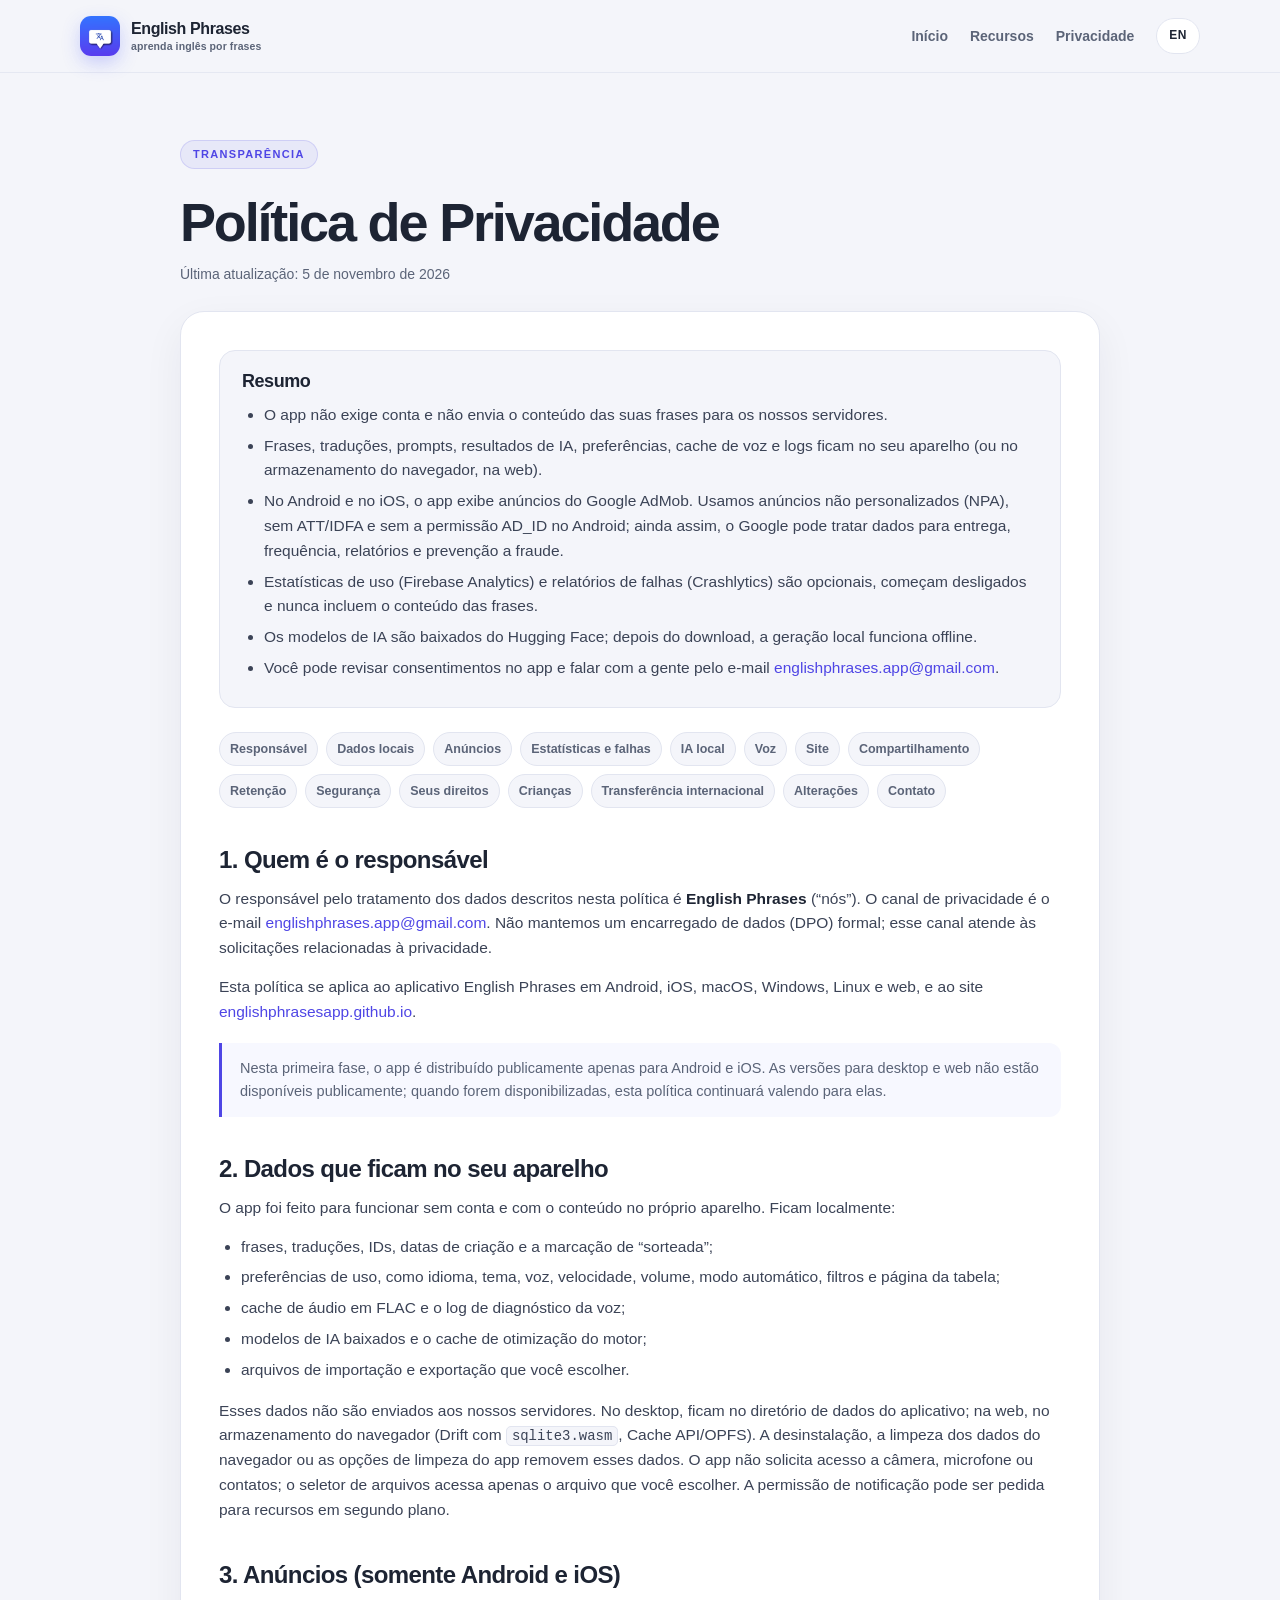
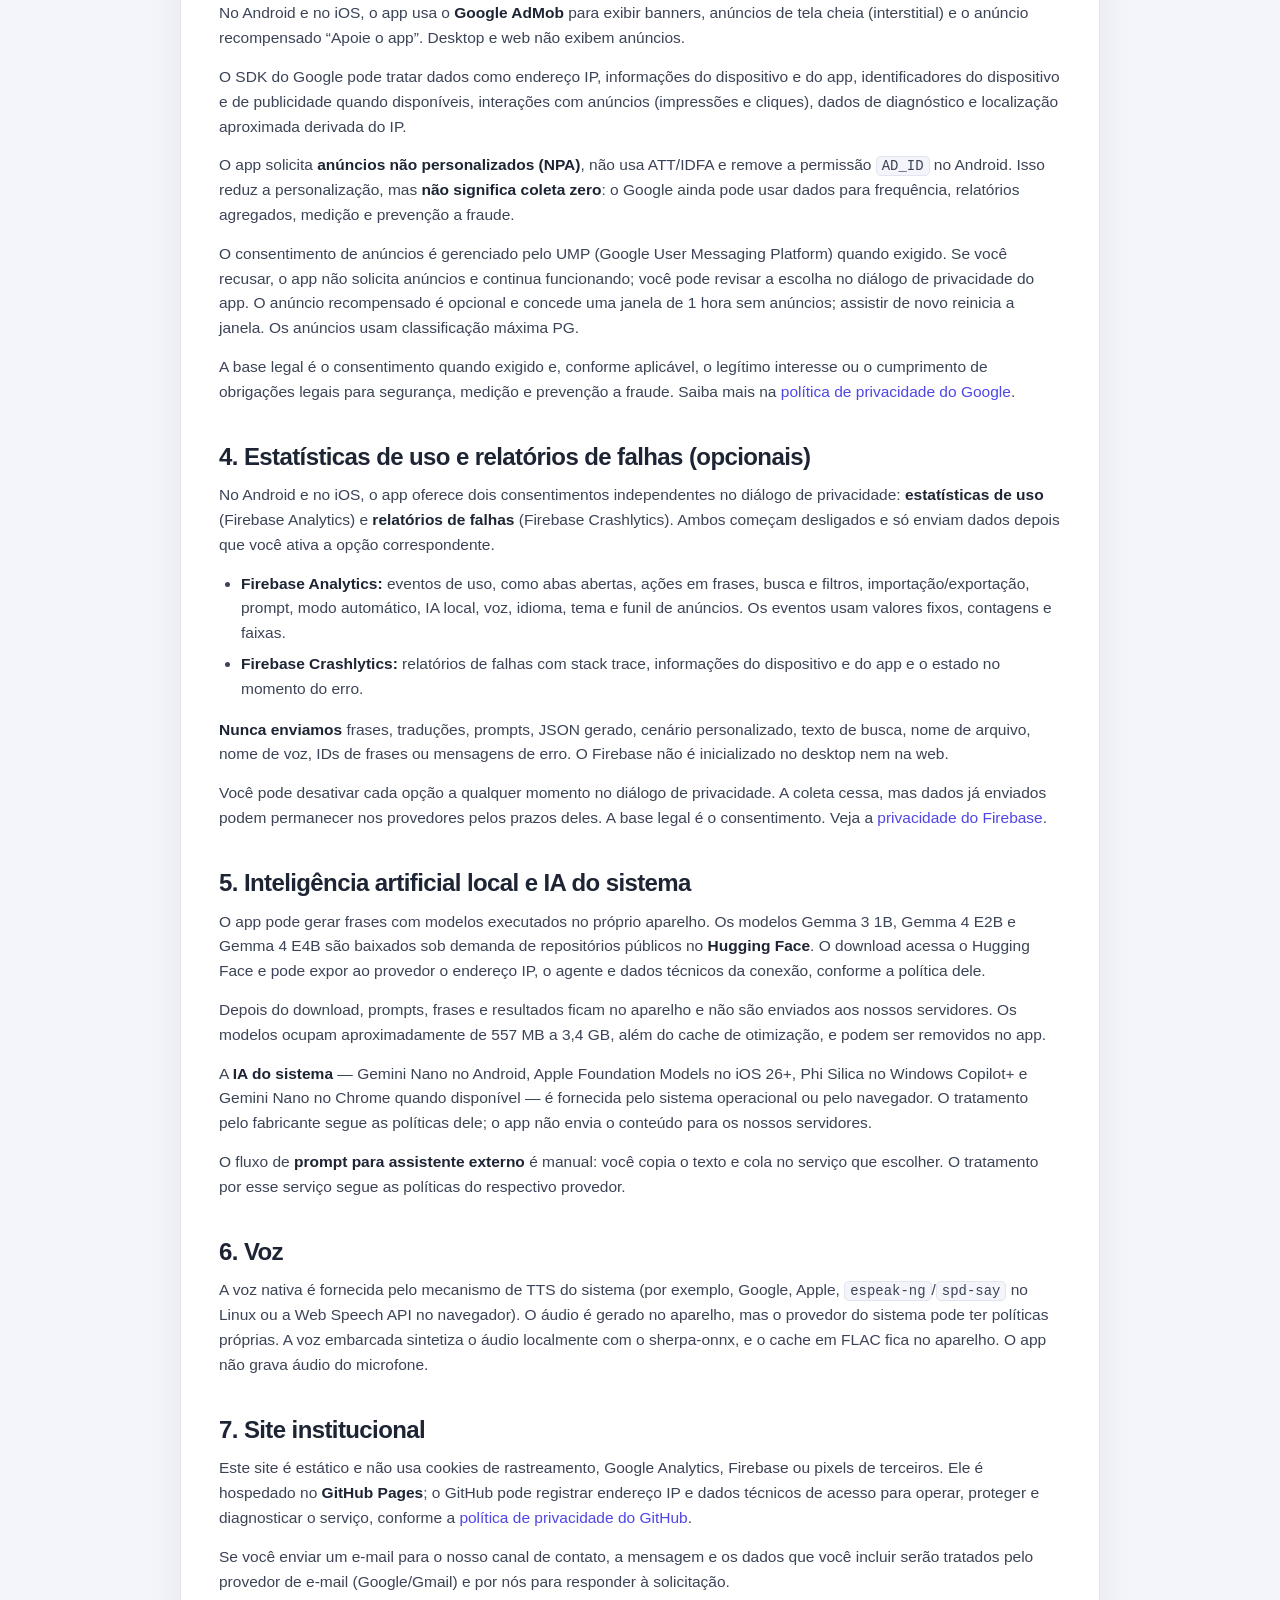
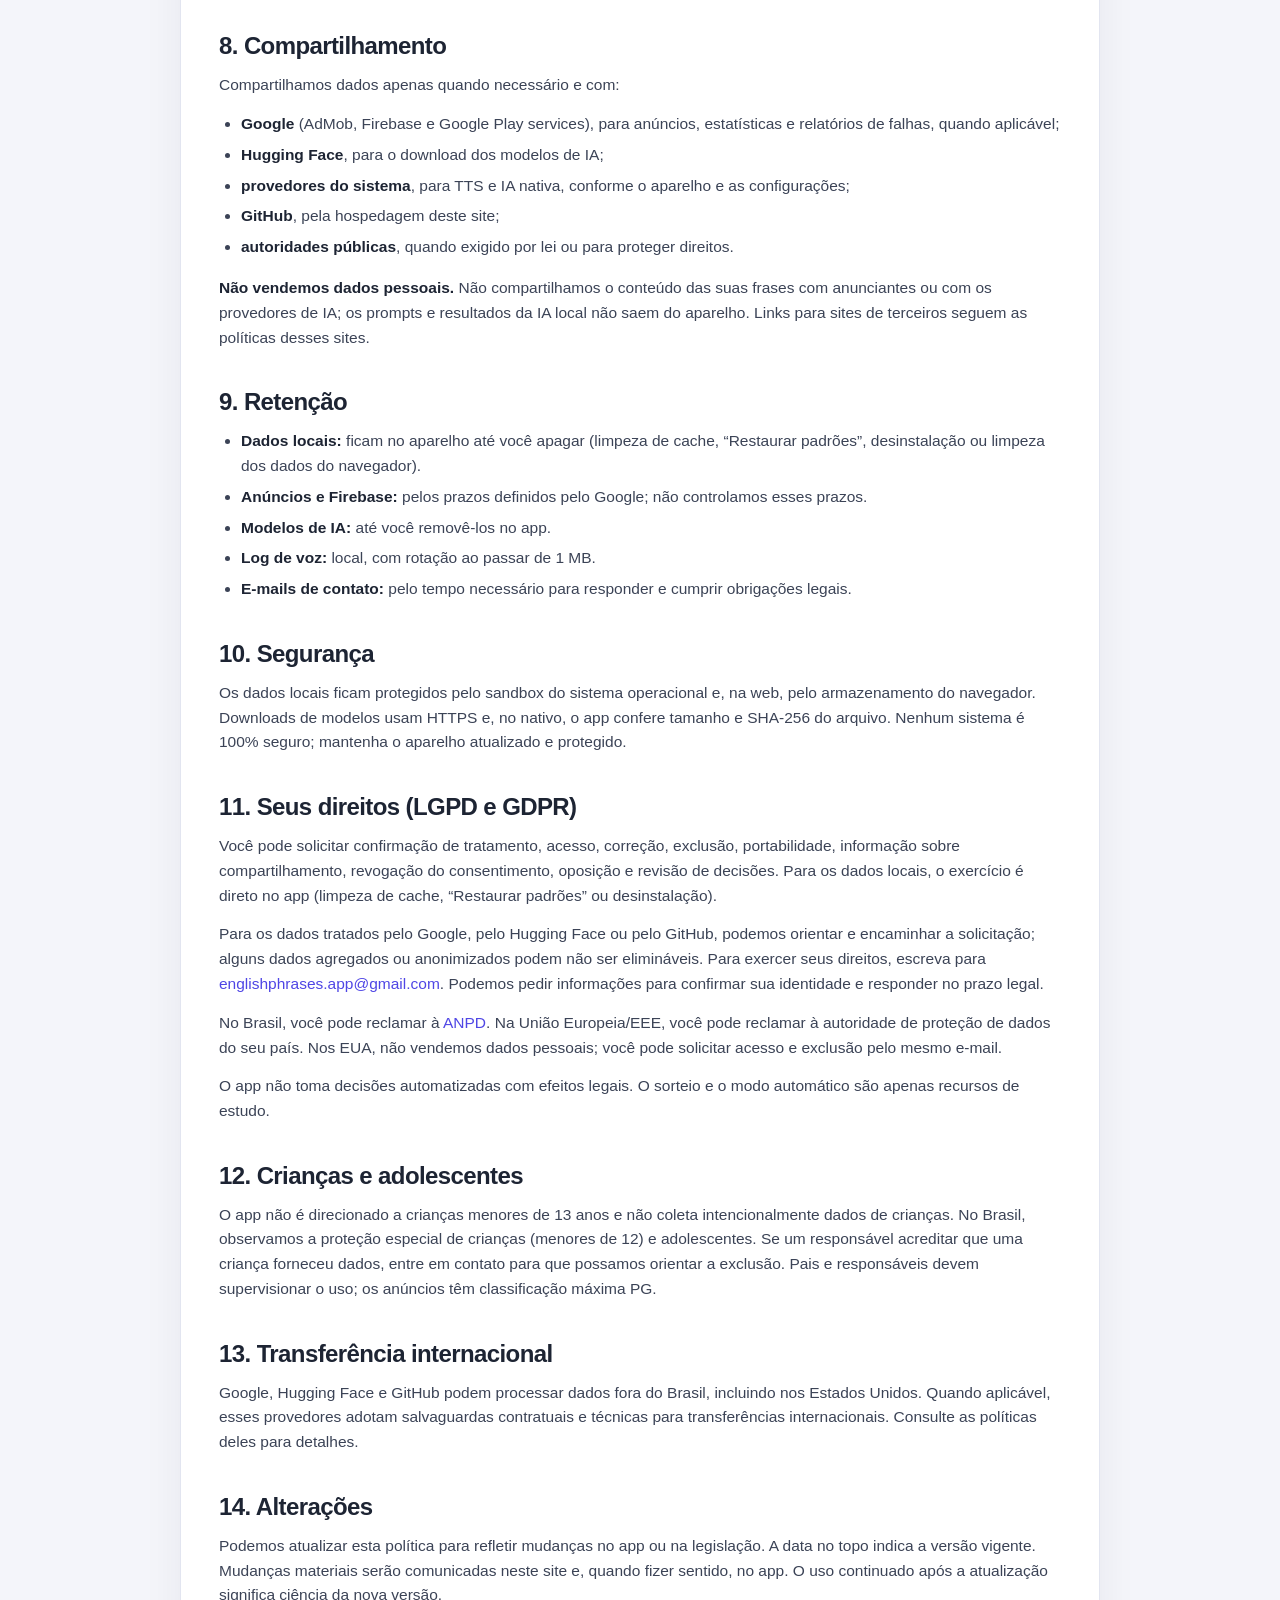
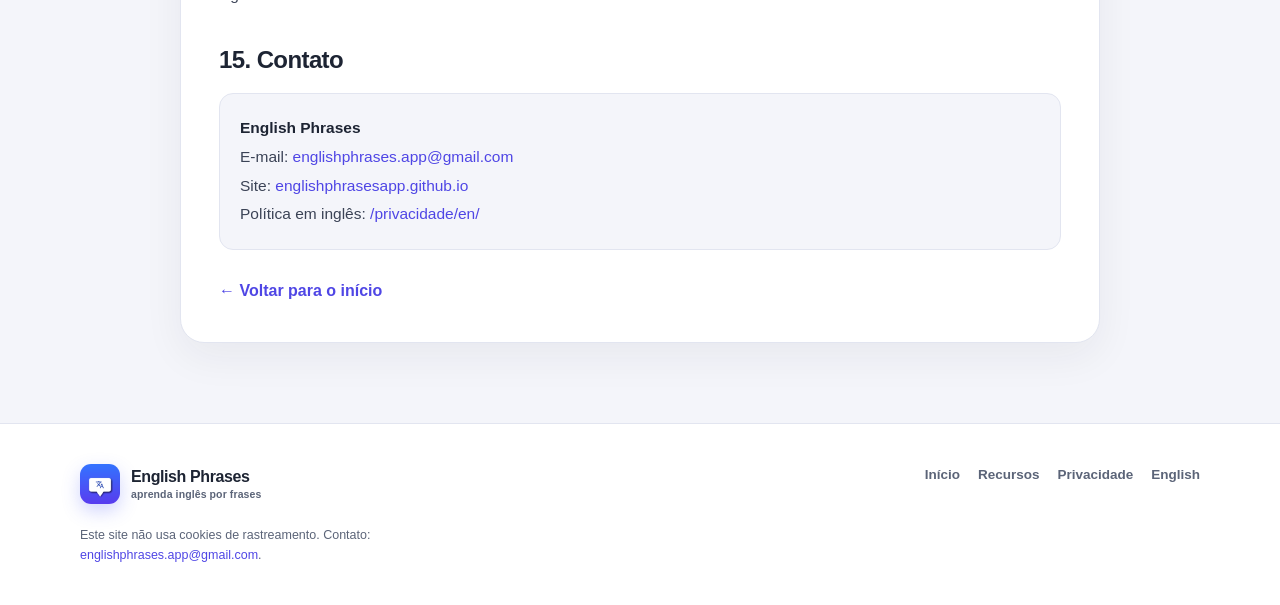
<file: privacidade/index.html>
<!DOCTYPE html>
<html lang="pt-BR">
<head>
  <meta charset="utf-8">
  <meta name="viewport" content="width=device-width, initial-scale=1">
  <title>Política de Privacidade — English Phrases</title>
  <meta name="description" content="Política de privacidade do aplicativo English Phrases: dados locais, anúncios, estatísticas opcionais, IA local e seus direitos.">
  <link rel="canonical" href="https://englishphrasesapp.github.io/privacidade/">
  <link rel="alternate" hreflang="pt-BR" href="https://englishphrasesapp.github.io/privacidade/">
  <link rel="alternate" hreflang="en" href="https://englishphrasesapp.github.io/privacidade/en/">
  <link rel="alternate" hreflang="x-default" href="https://englishphrasesapp.github.io/privacidade/">
  <meta name="theme-color" content="#4658f7">
  <link rel="icon" type="image/png" href="/assets/app-icon-192.png">
  <link rel="apple-touch-icon" href="/assets/app-icon-192.png">
  <link rel="stylesheet" href="/assets/estilo.css">
  <meta property="og:type" content="article">
  <meta property="og:locale" content="pt_BR">
  <meta property="og:site_name" content="English Phrases">
  <meta property="og:title" content="Política de Privacidade — English Phrases">
  <meta property="og:description" content="Como o English Phrases trata dados locais, anúncios, estatísticas opcionais e IA local.">
  <meta property="og:url" content="https://englishphrasesapp.github.io/privacidade/">
  <meta property="og:image" content="https://englishphrasesapp.github.io/assets/app-icon.png">
</head>
<body class="policy-page">
  <a class="skip-link" href="#conteudo">Pular para o conteúdo</a>

  <header class="site-header">
    <div class="wrap">
      <a class="brand" href="/" aria-label="English Phrases — início">
        <img src="/assets/app-icon.png" alt="" width="40" height="40">
        <span>English Phrases<small>aprenda inglês por frases</small></span>
      </a>
      <nav class="nav" aria-label="Navegação principal">
        <a href="/" class="nav-essential">Início</a>
        <a href="/#recursos">Recursos</a>
        <a href="/privacidade/">Privacidade</a>
        <a class="lang" href="/privacidade/en/" hreflang="en" lang="en">EN</a>
      </nav>
    </div>
  </header>

  <main id="conteudo">
    <div class="policy-hero">
      <div class="wrap">
        <p class="kicker">Transparência</p>
        <h1>Política de Privacidade</h1>
        <p class="meta">Última atualização: 5 de novembro de 2026</p>
      </div>
    </div>

    <div class="policy-wrap">
      <div class="wrap">
        <article class="policy">
          <div class="summary">
            <h2>Resumo</h2>
            <ul>
              <li>O app não exige conta e não envia o conteúdo das suas frases para os nossos servidores.</li>
              <li>Frases, traduções, prompts, resultados de IA, preferências, cache de voz e logs ficam no seu aparelho (ou no armazenamento do navegador, na web).</li>
              <li>No Android e no iOS, o app exibe anúncios do Google AdMob. Usamos anúncios não personalizados (NPA), sem ATT/IDFA e sem a permissão AD_ID no Android; ainda assim, o Google pode tratar dados para entrega, frequência, relatórios e prevenção a fraude.</li>
              <li>Estatísticas de uso (Firebase Analytics) e relatórios de falhas (Crashlytics) são opcionais, começam desligados e nunca incluem o conteúdo das frases.</li>
              <li>Os modelos de IA são baixados do Hugging Face; depois do download, a geração local funciona offline.</li>
              <li>Você pode revisar consentimentos no app e falar com a gente pelo e-mail <a href="mailto:englishphrases.app@gmail.com">englishphrases.app@gmail.com</a>.</li>
            </ul>
          </div>

          <nav class="toc" aria-label="Índice da política">
            <a href="#responsavel">Responsável</a>
            <a href="#dados-locais">Dados locais</a>
            <a href="#anuncios">Anúncios</a>
            <a href="#estatisticas">Estatísticas e falhas</a>
            <a href="#ia">IA local</a>
            <a href="#voz">Voz</a>
            <a href="#site">Site</a>
            <a href="#compartilhamento">Compartilhamento</a>
            <a href="#retencao">Retenção</a>
            <a href="#seguranca">Segurança</a>
            <a href="#direitos">Seus direitos</a>
            <a href="#criancas">Crianças</a>
            <a href="#transferencia">Transferência internacional</a>
            <a href="#alteracoes">Alterações</a>
            <a href="#contato">Contato</a>
          </nav>

          <h2 id="responsavel">1. Quem é o responsável</h2>
          <p>
            O responsável pelo tratamento dos dados descritos nesta política é
            <strong>English Phrases</strong> (“nós”). O canal de privacidade é o
            e-mail <a href="mailto:englishphrases.app@gmail.com">englishphrases.app@gmail.com</a>.
            Não mantemos um encarregado de dados (DPO) formal; esse canal atende
            às solicitações relacionadas à privacidade.
          </p>
          <p>
            Esta política se aplica ao aplicativo English Phrases em Android,
            iOS, macOS, Windows, Linux e web, e ao site
            <a href="https://englishphrasesapp.github.io/">englishphrasesapp.github.io</a>.
          </p>
          <p class="note">
            Nesta primeira fase, o app é distribuído publicamente apenas para
            Android e iOS. As versões para desktop e web não estão disponíveis
            publicamente; quando forem disponibilizadas, esta política continuará
            valendo para elas.
          </p>

          <h2 id="dados-locais">2. Dados que ficam no seu aparelho</h2>
          <p>
            O app foi feito para funcionar sem conta e com o conteúdo no próprio
            aparelho. Ficam localmente:
          </p>
          <ul>
            <li>frases, traduções, IDs, datas de criação e a marcação de “sorteada”;</li>
            <li>preferências de uso, como idioma, tema, voz, velocidade, volume, modo automático, filtros e página da tabela;</li>
            <li>cache de áudio em FLAC e o log de diagnóstico da voz;</li>
            <li>modelos de IA baixados e o cache de otimização do motor;</li>
            <li>arquivos de importação e exportação que você escolher.</li>
          </ul>
          <p>
            Esses dados não são enviados aos nossos servidores. No desktop, ficam
            no diretório de dados do aplicativo; na web, no armazenamento do
            navegador (Drift com <code>sqlite3.wasm</code>, Cache API/OPFS). A
            desinstalação, a limpeza dos dados do navegador ou as opções de
            limpeza do app removem esses dados. O app não solicita acesso a
            câmera, microfone ou contatos; o seletor de arquivos acessa apenas o
            arquivo que você escolher. A permissão de notificação pode ser pedida
            para recursos em segundo plano.
          </p>

          <h2 id="anuncios">3. Anúncios (somente Android e iOS)</h2>
          <p>
            No Android e no iOS, o app usa o <strong>Google AdMob</strong> para
            exibir banners, anúncios de tela cheia (interstitial) e o anúncio
            recompensado “Apoie o app”. Desktop e web não exibem anúncios.
          </p>
          <p>
            O SDK do Google pode tratar dados como endereço IP, informações do
            dispositivo e do app, identificadores do dispositivo e de publicidade
            quando disponíveis, interações com anúncios (impressões e cliques),
            dados de diagnóstico e localização aproximada derivada do IP.
          </p>
          <p>
            O app solicita <strong>anúncios não personalizados (NPA)</strong>,
            não usa ATT/IDFA e remove a permissão <code>AD_ID</code> no Android.
            Isso reduz a personalização, mas <strong>não significa coleta zero</strong>:
            o Google ainda pode usar dados para frequência, relatórios agregados,
            medição e prevenção a fraude.
          </p>
          <p>
            O consentimento de anúncios é gerenciado pelo UMP (Google User
            Messaging Platform) quando exigido. Se você recusar, o app não
            solicita anúncios e continua funcionando; você pode revisar a
            escolha no diálogo de privacidade do app. O anúncio recompensado é
            opcional e concede uma janela de 1 hora sem anúncios; assistir de
            novo reinicia a janela. Os anúncios usam classificação máxima PG.
          </p>
          <p>
            A base legal é o consentimento quando exigido e, conforme aplicável,
            o legítimo interesse ou o cumprimento de obrigações legais para
            segurança, medição e prevenção a fraude. Saiba mais na
            <a href="https://policies.google.com/privacy" target="_blank" rel="noopener noreferrer">política de privacidade do Google</a>.
          </p>

          <h2 id="estatisticas">4. Estatísticas de uso e relatórios de falhas (opcionais)</h2>
          <p>
            No Android e no iOS, o app oferece dois consentimentos independentes
            no diálogo de privacidade: <strong>estatísticas de uso</strong>
            (Firebase Analytics) e <strong>relatórios de falhas</strong>
            (Firebase Crashlytics). Ambos começam desligados e só enviam dados
            depois que você ativa a opção correspondente.
          </p>
          <ul>
            <li>
              <strong>Firebase Analytics:</strong> eventos de uso, como abas
              abertas, ações em frases, busca e filtros, importação/exportação,
              prompt, modo automático, IA local, voz, idioma, tema e funil de
              anúncios. Os eventos usam valores fixos, contagens e faixas.
            </li>
            <li>
              <strong>Firebase Crashlytics:</strong> relatórios de falhas com
              stack trace, informações do dispositivo e do app e o estado no
              momento do erro.
            </li>
          </ul>
          <p>
            <strong>Nunca enviamos</strong> frases, traduções, prompts, JSON
            gerado, cenário personalizado, texto de busca, nome de arquivo, nome
            de voz, IDs de frases ou mensagens de erro. O Firebase não é
            inicializado no desktop nem na web.
          </p>
          <p>
            Você pode desativar cada opção a qualquer momento no diálogo de
            privacidade. A coleta cessa, mas dados já enviados podem permanecer
            nos provedores pelos prazos deles. A base legal é o consentimento.
            Veja a
            <a href="https://firebase.google.com/support/privacy" target="_blank" rel="noopener noreferrer">privacidade do Firebase</a>.
          </p>

          <h2 id="ia">5. Inteligência artificial local e IA do sistema</h2>
          <p>
            O app pode gerar frases com modelos executados no próprio aparelho.
            Os modelos Gemma 3 1B, Gemma 4 E2B e Gemma 4 E4B são baixados sob
            demanda de repositórios públicos no <strong>Hugging Face</strong>.
            O download acessa o Hugging Face e pode expor ao provedor o endereço
            IP, o agente e dados técnicos da conexão, conforme a política dele.
          </p>
          <p>
            Depois do download, prompts, frases e resultados ficam no aparelho e
            não são enviados aos nossos servidores. Os modelos ocupam
            aproximadamente de 557 MB a 3,4 GB, além do cache de otimização, e
            podem ser removidos no app.
          </p>
          <p>
            A <strong>IA do sistema</strong> — Gemini Nano no Android, Apple
            Foundation Models no iOS 26+, Phi Silica no Windows Copilot+ e Gemini
            Nano no Chrome quando disponível — é fornecida pelo sistema
            operacional ou pelo navegador. O tratamento pelo fabricante segue as
            políticas dele; o app não envia o conteúdo para os nossos servidores.
          </p>
          <p>
            O fluxo de <strong>prompt para assistente externo</strong> é manual:
            você copia o texto e cola no serviço que escolher. O tratamento por
            esse serviço segue as políticas do respectivo provedor.
          </p>

          <h2 id="voz">6. Voz</h2>
          <p>
            A voz nativa é fornecida pelo mecanismo de TTS do sistema (por
            exemplo, Google, Apple, <code>espeak-ng</code>/<code>spd-say</code>
            no Linux ou a Web Speech API no navegador). O áudio é gerado no
            aparelho, mas o provedor do sistema pode ter políticas próprias. A
            voz embarcada sintetiza o áudio localmente com o sherpa-onnx, e o
            cache em FLAC fica no aparelho. O app não grava áudio do microfone.
          </p>

          <h2 id="site">7. Site institucional</h2>
          <p>
            Este site é estático e não usa cookies de rastreamento, Google
            Analytics, Firebase ou pixels de terceiros. Ele é hospedado no
            <strong>GitHub Pages</strong>; o GitHub pode registrar endereço IP e
            dados técnicos de acesso para operar, proteger e diagnosticar o
            serviço, conforme a
            <a href="https://docs.github.com/pt/site-policy/privacy-policies/github-general-privacy-statement" target="_blank" rel="noopener noreferrer">política de privacidade do GitHub</a>.
          </p>
          <p>
            Se você enviar um e-mail para o nosso canal de contato, a mensagem e
            os dados que você incluir serão tratados pelo provedor de e-mail
            (Google/Gmail) e por nós para responder à solicitação.
          </p>

          <h2 id="compartilhamento">8. Compartilhamento</h2>
          <p>Compartilhamos dados apenas quando necessário e com:</p>
          <ul>
            <li><strong>Google</strong> (AdMob, Firebase e Google Play services), para anúncios, estatísticas e relatórios de falhas, quando aplicável;</li>
            <li><strong>Hugging Face</strong>, para o download dos modelos de IA;</li>
            <li><strong>provedores do sistema</strong>, para TTS e IA nativa, conforme o aparelho e as configurações;</li>
            <li><strong>GitHub</strong>, pela hospedagem deste site;</li>
            <li><strong>autoridades públicas</strong>, quando exigido por lei ou para proteger direitos.</li>
          </ul>
          <p>
            <strong>Não vendemos dados pessoais.</strong> Não compartilhamos o
            conteúdo das suas frases com anunciantes ou com os provedores de IA;
            os prompts e resultados da IA local não saem do aparelho. Links para
            sites de terceiros seguem as políticas desses sites.
          </p>

          <h2 id="retencao">9. Retenção</h2>
          <ul>
            <li><strong>Dados locais:</strong> ficam no aparelho até você apagar (limpeza de cache, “Restaurar padrões”, desinstalação ou limpeza dos dados do navegador).</li>
            <li><strong>Anúncios e Firebase:</strong> pelos prazos definidos pelo Google; não controlamos esses prazos.</li>
            <li><strong>Modelos de IA:</strong> até você removê-los no app.</li>
            <li><strong>Log de voz:</strong> local, com rotação ao passar de 1 MB.</li>
            <li><strong>E-mails de contato:</strong> pelo tempo necessário para responder e cumprir obrigações legais.</li>
          </ul>

          <h2 id="seguranca">10. Segurança</h2>
          <p>
            Os dados locais ficam protegidos pelo sandbox do sistema operacional
            e, na web, pelo armazenamento do navegador. Downloads de modelos usam
            HTTPS e, no nativo, o app confere tamanho e SHA-256 do arquivo. Nenhum
            sistema é 100% seguro; mantenha o aparelho atualizado e protegido.
          </p>

          <h2 id="direitos">11. Seus direitos (LGPD e GDPR)</h2>
          <p>
            Você pode solicitar confirmação de tratamento, acesso, correção,
            exclusão, portabilidade, informação sobre compartilhamento,
            revogação do consentimento, oposição e revisão de decisões. Para os
            dados locais, o exercício é direto no app (limpeza de cache,
            “Restaurar padrões” ou desinstalação).
          </p>
          <p>
            Para os dados tratados pelo Google, pelo Hugging Face ou pelo GitHub,
            podemos orientar e encaminhar a solicitação; alguns dados agregados
            ou anonimizados podem não ser elimináveis. Para exercer seus
            direitos, escreva para
            <a href="mailto:englishphrases.app@gmail.com">englishphrases.app@gmail.com</a>.
            Podemos pedir informações para confirmar sua identidade e responder
            no prazo legal.
          </p>
          <p>
            No Brasil, você pode reclamar à
            <a href="https://www.gov.br/anpd/" target="_blank" rel="noopener noreferrer">ANPD</a>.
            Na União Europeia/EEE, você pode reclamar à autoridade de proteção de
            dados do seu país. Nos EUA, não vendemos dados pessoais; você pode
            solicitar acesso e exclusão pelo mesmo e-mail.
          </p>
          <p>
            O app não toma decisões automatizadas com efeitos legais. O sorteio e
            o modo automático são apenas recursos de estudo.
          </p>

          <h2 id="criancas">12. Crianças e adolescentes</h2>
          <p>
            O app não é direcionado a crianças menores de 13 anos e não coleta
            intencionalmente dados de crianças. No Brasil, observamos a proteção
            especial de crianças (menores de 12) e adolescentes. Se um responsável
            acreditar que uma criança forneceu dados, entre em contato para que
            possamos orientar a exclusão. Pais e responsáveis devem supervisionar
            o uso; os anúncios têm classificação máxima PG.
          </p>

          <h2 id="transferencia">13. Transferência internacional</h2>
          <p>
            Google, Hugging Face e GitHub podem processar dados fora do Brasil,
            incluindo nos Estados Unidos. Quando aplicável, esses provedores
            adotam salvaguardas contratuais e técnicas para transferências
            internacionais. Consulte as políticas deles para detalhes.
          </p>

          <h2 id="alteracoes">14. Alterações</h2>
          <p>
            Podemos atualizar esta política para refletir mudanças no app ou na
            legislação. A data no topo indica a versão vigente. Mudanças
            materiais serão comunicadas neste site e, quando fizer sentido, no
            app. O uso continuado após a atualização significa ciência da nova
            versão.
          </p>

          <h2 id="contato">15. Contato</h2>
          <div class="contact-box">
            <p><strong>English Phrases</strong></p>
            <p>E-mail: <a href="mailto:englishphrases.app@gmail.com">englishphrases.app@gmail.com</a></p>
            <p>Site: <a href="https://englishphrasesapp.github.io/">englishphrasesapp.github.io</a></p>
            <p>Política em inglês: <a href="/privacidade/en/">/privacidade/en/</a></p>
          </div>

          <a class="back-link" href="/">← Voltar para o início</a>
        </article>
      </div>
    </div>
  </main>

  <footer class="site-footer">
    <div class="wrap footer-grid">
      <div>
        <a class="brand" href="/" aria-label="English Phrases — início">
          <img src="/assets/app-icon.png" alt="" width="40" height="40" loading="lazy">
          <span>English Phrases<small>aprenda inglês por frases</small></span>
        </a>
        <p class="footer-note">
          Este site não usa cookies de rastreamento. Contato:
          <a href="mailto:englishphrases.app@gmail.com">englishphrases.app@gmail.com</a>.
        </p>
      </div>
      <nav class="footer-links" aria-label="Links do rodapé">
        <a href="/">Início</a>
        <a href="/#recursos">Recursos</a>
        <a href="/privacidade/">Privacidade</a>
        <a href="/privacidade/en/" hreflang="en" lang="en">English</a>
      </nav>
    </div>
  </footer>
</body>
</html>
</file>
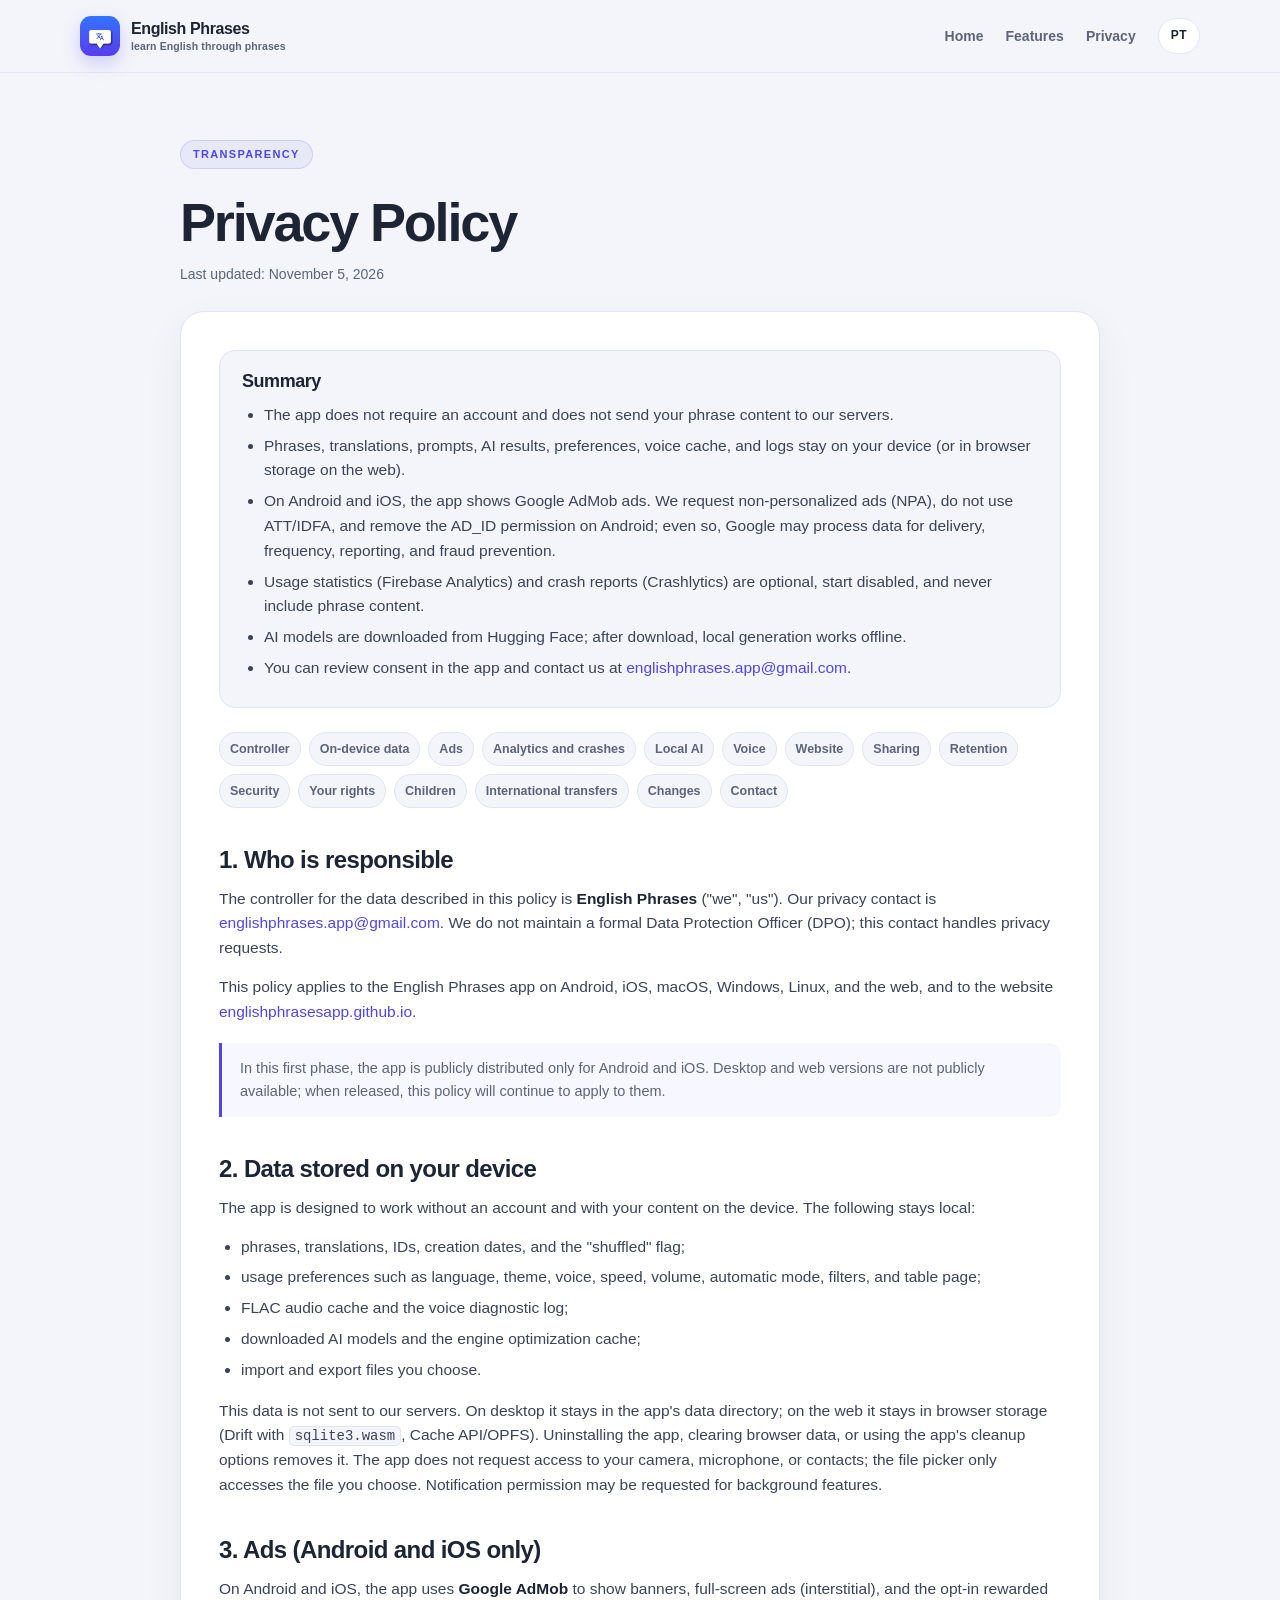
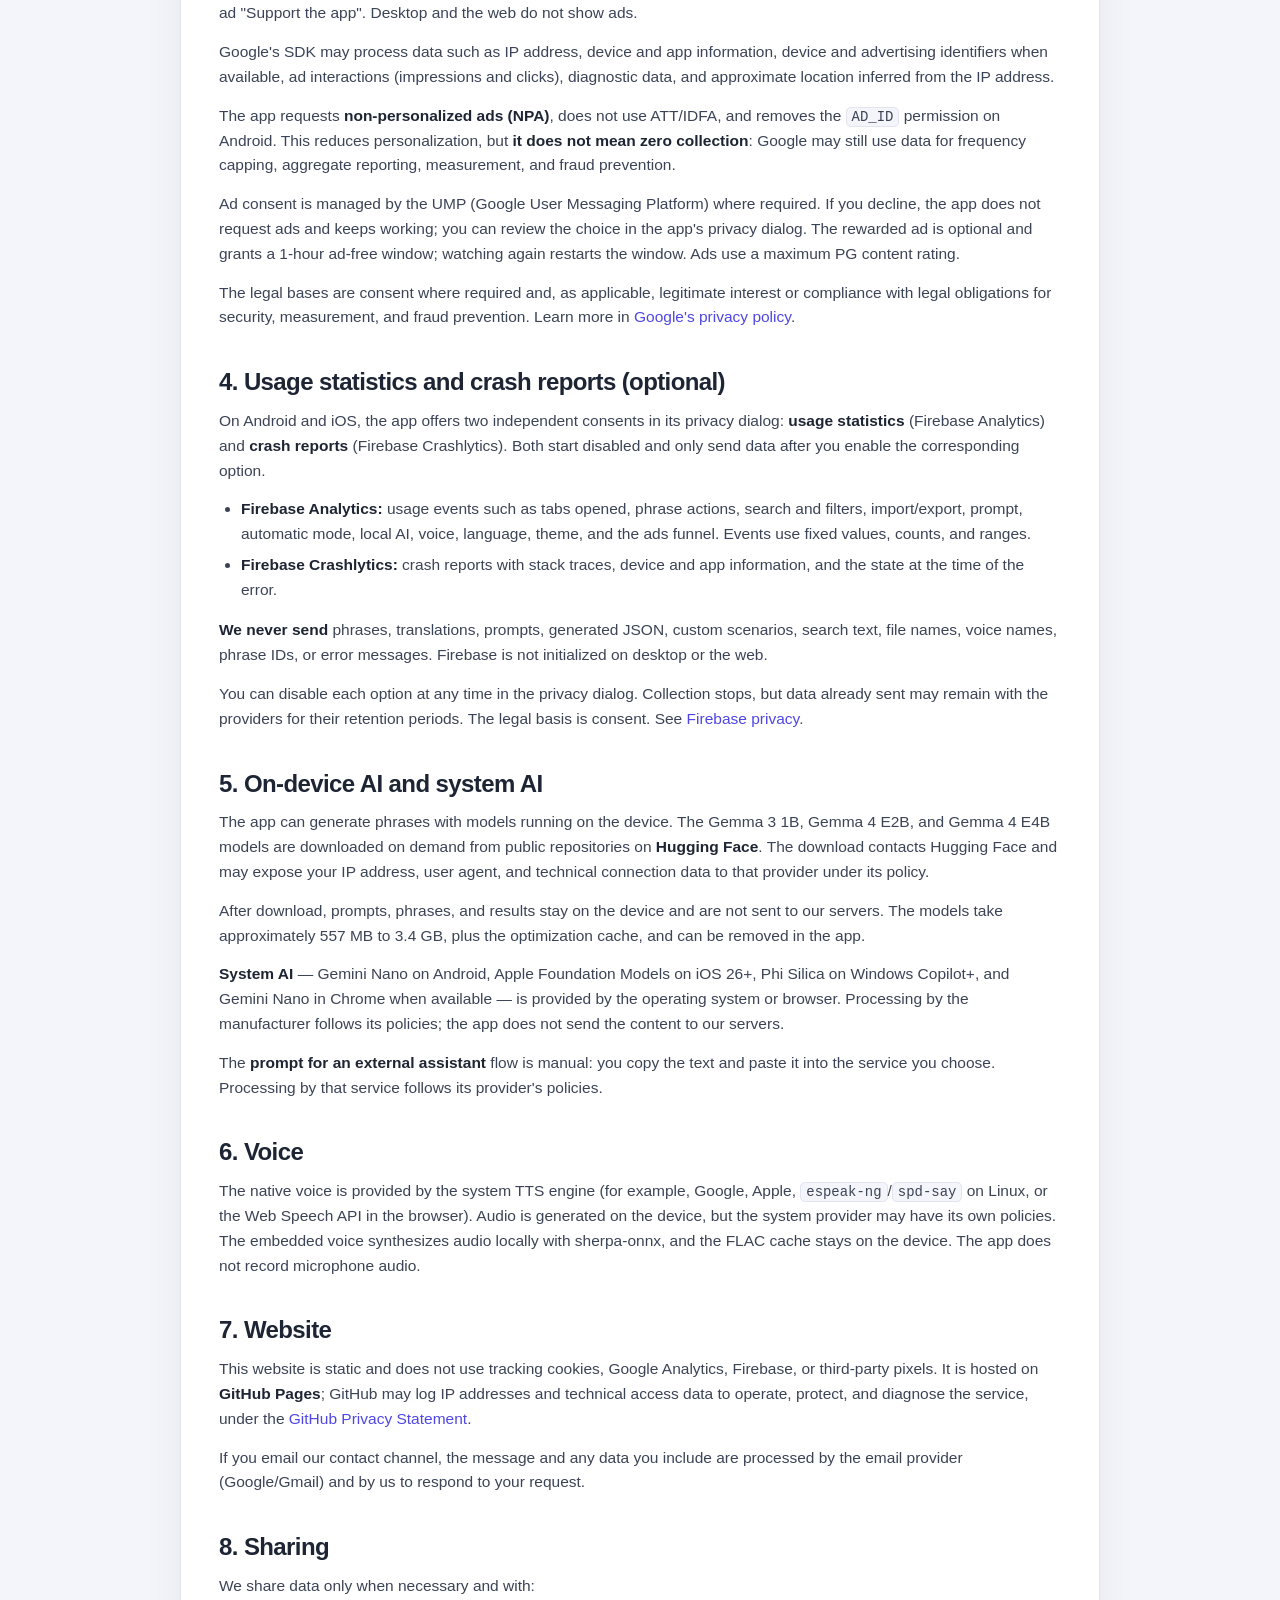
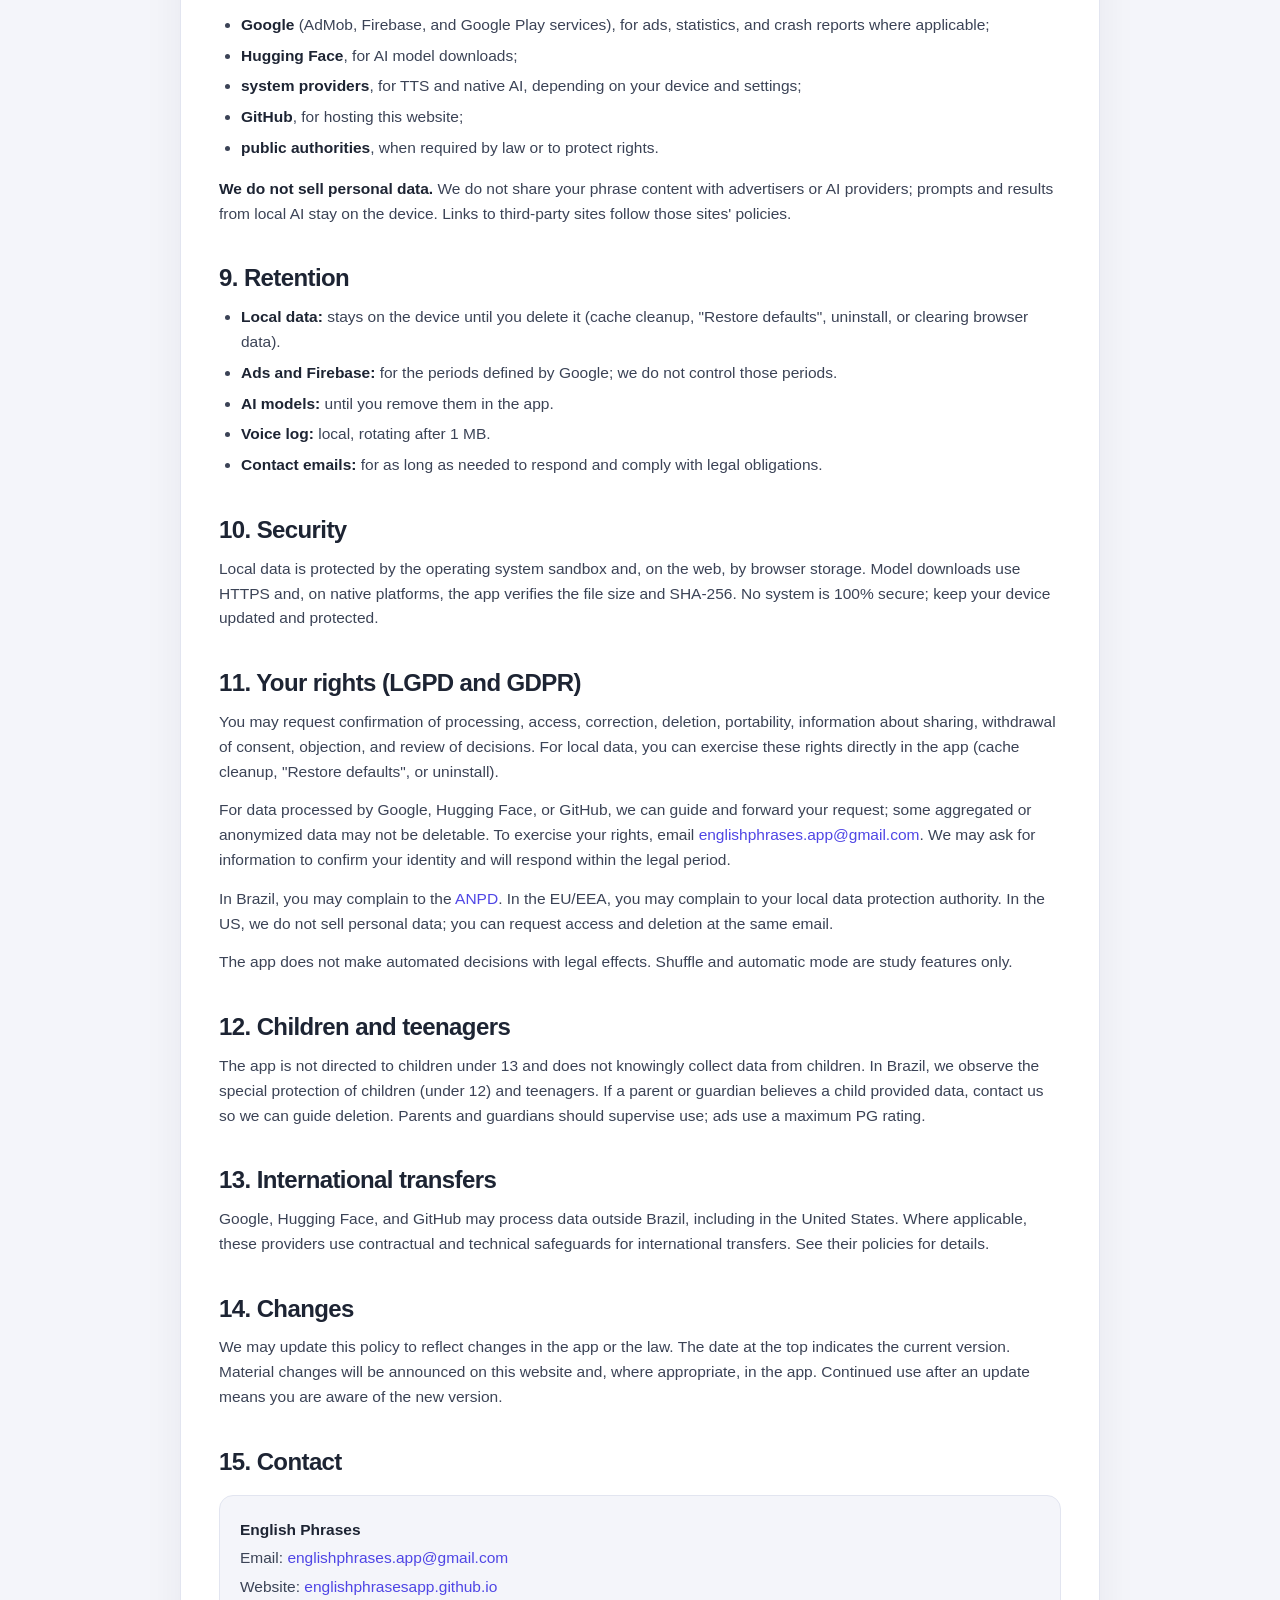
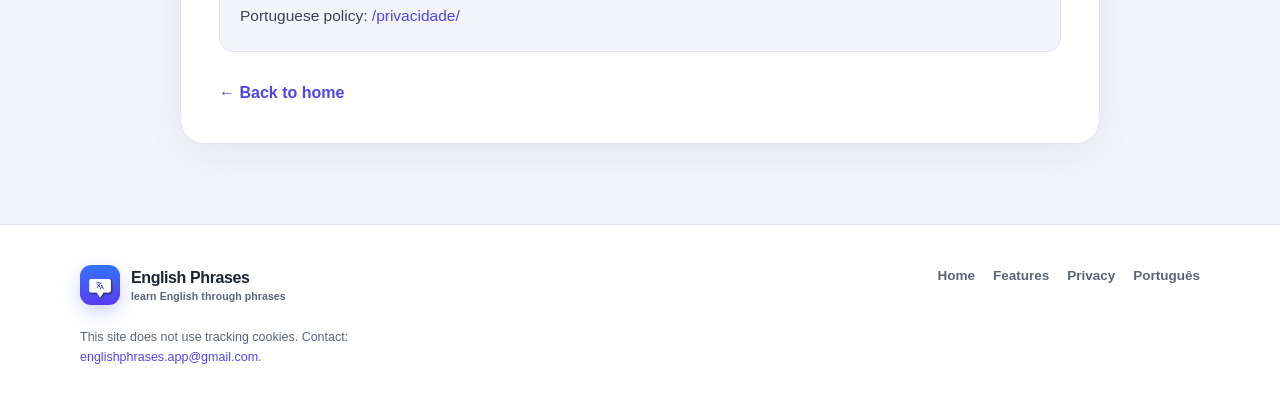
<file: privacidade/en/index.html>
<!DOCTYPE html>
<html lang="en">
<head>
  <meta charset="utf-8">
  <meta name="viewport" content="width=device-width, initial-scale=1">
  <title>Privacy Policy — English Phrases</title>
  <meta name="description" content="English Phrases privacy policy: on-device data, ads, optional analytics, local AI, and your rights.">
  <link rel="canonical" href="https://englishphrasesapp.github.io/privacidade/en/">
  <link rel="alternate" hreflang="pt-BR" href="https://englishphrasesapp.github.io/privacidade/">
  <link rel="alternate" hreflang="en" href="https://englishphrasesapp.github.io/privacidade/en/">
  <link rel="alternate" hreflang="x-default" href="https://englishphrasesapp.github.io/privacidade/">
  <meta name="theme-color" content="#4658f7">
  <link rel="icon" type="image/png" href="/assets/app-icon-192.png">
  <link rel="apple-touch-icon" href="/assets/app-icon-192.png">
  <link rel="stylesheet" href="/assets/estilo.css">
  <meta property="og:type" content="article">
  <meta property="og:locale" content="en_US">
  <meta property="og:site_name" content="English Phrases">
  <meta property="og:title" content="Privacy Policy — English Phrases">
  <meta property="og:description" content="How English Phrases handles on-device data, ads, optional analytics, and local AI.">
  <meta property="og:url" content="https://englishphrasesapp.github.io/privacidade/en/">
  <meta property="og:image" content="https://englishphrasesapp.github.io/assets/app-icon.png">
</head>
<body class="policy-page">
  <a class="skip-link" href="#content">Skip to content</a>

  <header class="site-header">
    <div class="wrap">
      <a class="brand" href="/en/" aria-label="English Phrases — home">
        <img src="/assets/app-icon.png" alt="" width="40" height="40">
        <span>English Phrases<small>learn English through phrases</small></span>
      </a>
      <nav class="nav" aria-label="Main navigation">
        <a href="/en/" class="nav-essential">Home</a>
        <a href="/en/#features">Features</a>
        <a href="/privacidade/en/">Privacy</a>
        <a class="lang" href="/privacidade/" hreflang="pt-BR" lang="pt-BR">PT</a>
      </nav>
    </div>
  </header>

  <main id="content">
    <div class="policy-hero">
      <div class="wrap">
        <p class="kicker">Transparency</p>
        <h1>Privacy Policy</h1>
        <p class="meta">Last updated: November 5, 2026</p>
      </div>
    </div>

    <div class="policy-wrap">
      <div class="wrap">
        <article class="policy">
          <div class="summary">
            <h2>Summary</h2>
            <ul>
              <li>The app does not require an account and does not send your phrase content to our servers.</li>
              <li>Phrases, translations, prompts, AI results, preferences, voice cache, and logs stay on your device (or in browser storage on the web).</li>
              <li>On Android and iOS, the app shows Google AdMob ads. We request non-personalized ads (NPA), do not use ATT/IDFA, and remove the AD_ID permission on Android; even so, Google may process data for delivery, frequency, reporting, and fraud prevention.</li>
              <li>Usage statistics (Firebase Analytics) and crash reports (Crashlytics) are optional, start disabled, and never include phrase content.</li>
              <li>AI models are downloaded from Hugging Face; after download, local generation works offline.</li>
              <li>You can review consent in the app and contact us at <a href="mailto:englishphrases.app@gmail.com">englishphrases.app@gmail.com</a>.</li>
            </ul>
          </div>

          <nav class="toc" aria-label="Policy contents">
            <a href="#controller">Controller</a>
            <a href="#on-device">On-device data</a>
            <a href="#ads">Ads</a>
            <a href="#analytics">Analytics and crashes</a>
            <a href="#ai">Local AI</a>
            <a href="#voice">Voice</a>
            <a href="#website">Website</a>
            <a href="#sharing">Sharing</a>
            <a href="#retention">Retention</a>
            <a href="#security">Security</a>
            <a href="#rights">Your rights</a>
            <a href="#children">Children</a>
            <a href="#transfers">International transfers</a>
            <a href="#changes">Changes</a>
            <a href="#contact">Contact</a>
          </nav>

          <h2 id="controller">1. Who is responsible</h2>
          <p>
            The controller for the data described in this policy is
            <strong>English Phrases</strong> ("we", "us"). Our privacy contact is
            <a href="mailto:englishphrases.app@gmail.com">englishphrases.app@gmail.com</a>.
            We do not maintain a formal Data Protection Officer (DPO); this
            contact handles privacy requests.
          </p>
          <p>
            This policy applies to the English Phrases app on Android, iOS,
            macOS, Windows, Linux, and the web, and to the website
            <a href="https://englishphrasesapp.github.io/">englishphrasesapp.github.io</a>.
          </p>
          <p class="note">
            In this first phase, the app is publicly distributed only for Android
            and iOS. Desktop and web versions are not publicly available; when
            released, this policy will continue to apply to them.
          </p>

          <h2 id="on-device">2. Data stored on your device</h2>
          <p>
            The app is designed to work without an account and with your content
            on the device. The following stays local:
          </p>
          <ul>
            <li>phrases, translations, IDs, creation dates, and the "shuffled" flag;</li>
            <li>usage preferences such as language, theme, voice, speed, volume, automatic mode, filters, and table page;</li>
            <li>FLAC audio cache and the voice diagnostic log;</li>
            <li>downloaded AI models and the engine optimization cache;</li>
            <li>import and export files you choose.</li>
          </ul>
          <p>
            This data is not sent to our servers. On desktop it stays in the
            app's data directory; on the web it stays in browser storage (Drift
            with <code>sqlite3.wasm</code>, Cache API/OPFS). Uninstalling the app,
            clearing browser data, or using the app's cleanup options removes it.
            The app does not request access to your camera, microphone, or
            contacts; the file picker only accesses the file you choose.
            Notification permission may be requested for background features.
          </p>

          <h2 id="ads">3. Ads (Android and iOS only)</h2>
          <p>
            On Android and iOS, the app uses <strong>Google AdMob</strong> to show
            banners, full-screen ads (interstitial), and the opt-in rewarded ad
            "Support the app". Desktop and the web do not show ads.
          </p>
          <p>
            Google's SDK may process data such as IP address, device and app
            information, device and advertising identifiers when available, ad
            interactions (impressions and clicks), diagnostic data, and
            approximate location inferred from the IP address.
          </p>
          <p>
            The app requests <strong>non-personalized ads (NPA)</strong>, does not
            use ATT/IDFA, and removes the <code>AD_ID</code> permission on
            Android. This reduces personalization, but
            <strong>it does not mean zero collection</strong>: Google may still use
            data for frequency capping, aggregate reporting, measurement, and
            fraud prevention.
          </p>
          <p>
            Ad consent is managed by the UMP (Google User Messaging Platform)
            where required. If you decline, the app does not request ads and keeps
            working; you can review the choice in the app's privacy dialog. The
            rewarded ad is optional and grants a 1-hour ad-free window; watching
            again restarts the window. Ads use a maximum PG content rating.
          </p>
          <p>
            The legal bases are consent where required and, as applicable,
            legitimate interest or compliance with legal obligations for
            security, measurement, and fraud prevention. Learn more in
            <a href="https://policies.google.com/privacy" target="_blank" rel="noopener noreferrer">Google's privacy policy</a>.
          </p>

          <h2 id="analytics">4. Usage statistics and crash reports (optional)</h2>
          <p>
            On Android and iOS, the app offers two independent consents in its
            privacy dialog: <strong>usage statistics</strong> (Firebase
            Analytics) and <strong>crash reports</strong> (Firebase Crashlytics).
            Both start disabled and only send data after you enable the
            corresponding option.
          </p>
          <ul>
            <li>
              <strong>Firebase Analytics:</strong> usage events such as tabs
              opened, phrase actions, search and filters, import/export, prompt,
              automatic mode, local AI, voice, language, theme, and the ads
              funnel. Events use fixed values, counts, and ranges.
            </li>
            <li>
              <strong>Firebase Crashlytics:</strong> crash reports with stack
              traces, device and app information, and the state at the time of
              the error.
            </li>
          </ul>
          <p>
            <strong>We never send</strong> phrases, translations, prompts,
            generated JSON, custom scenarios, search text, file names, voice
            names, phrase IDs, or error messages. Firebase is not initialized on
            desktop or the web.
          </p>
          <p>
            You can disable each option at any time in the privacy dialog.
            Collection stops, but data already sent may remain with the providers
            for their retention periods. The legal basis is consent. See
            <a href="https://firebase.google.com/support/privacy" target="_blank" rel="noopener noreferrer">Firebase privacy</a>.
          </p>

          <h2 id="ai">5. On-device AI and system AI</h2>
          <p>
            The app can generate phrases with models running on the device. The
            Gemma 3 1B, Gemma 4 E2B, and Gemma 4 E4B models are downloaded on
            demand from public repositories on <strong>Hugging Face</strong>.
            The download contacts Hugging Face and may expose your IP address,
            user agent, and technical connection data to that provider under its
            policy.
          </p>
          <p>
            After download, prompts, phrases, and results stay on the device and
            are not sent to our servers. The models take approximately 557 MB to
            3.4 GB, plus the optimization cache, and can be removed in the app.
          </p>
          <p>
            <strong>System AI</strong> — Gemini Nano on Android, Apple Foundation
            Models on iOS 26+, Phi Silica on Windows Copilot+, and Gemini Nano in
            Chrome when available — is provided by the operating system or
            browser. Processing by the manufacturer follows its policies; the app
            does not send the content to our servers.
          </p>
          <p>
            The <strong>prompt for an external assistant</strong> flow is manual:
            you copy the text and paste it into the service you choose. Processing
            by that service follows its provider's policies.
          </p>

          <h2 id="voice">6. Voice</h2>
          <p>
            The native voice is provided by the system TTS engine (for example,
            Google, Apple, <code>espeak-ng</code>/<code>spd-say</code> on Linux,
            or the Web Speech API in the browser). Audio is generated on the
            device, but the system provider may have its own policies. The
            embedded voice synthesizes audio locally with sherpa-onnx, and the
            FLAC cache stays on the device. The app does not record microphone
            audio.
          </p>

          <h2 id="website">7. Website</h2>
          <p>
            This website is static and does not use tracking cookies, Google
            Analytics, Firebase, or third-party pixels. It is hosted on
            <strong>GitHub Pages</strong>; GitHub may log IP addresses and
            technical access data to operate, protect, and diagnose the service,
            under the
            <a href="https://docs.github.com/en/site-policy/privacy-policies/github-general-privacy-statement" target="_blank" rel="noopener noreferrer">GitHub Privacy Statement</a>.
          </p>
          <p>
            If you email our contact channel, the message and any data you include
            are processed by the email provider (Google/Gmail) and by us to
            respond to your request.
          </p>

          <h2 id="sharing">8. Sharing</h2>
          <p>We share data only when necessary and with:</p>
          <ul>
            <li><strong>Google</strong> (AdMob, Firebase, and Google Play services), for ads, statistics, and crash reports where applicable;</li>
            <li><strong>Hugging Face</strong>, for AI model downloads;</li>
            <li><strong>system providers</strong>, for TTS and native AI, depending on your device and settings;</li>
            <li><strong>GitHub</strong>, for hosting this website;</li>
            <li><strong>public authorities</strong>, when required by law or to protect rights.</li>
          </ul>
          <p>
            <strong>We do not sell personal data.</strong> We do not share your
            phrase content with advertisers or AI providers; prompts and results
            from local AI stay on the device. Links to third-party sites follow
            those sites' policies.
          </p>

          <h2 id="retention">9. Retention</h2>
          <ul>
            <li><strong>Local data:</strong> stays on the device until you delete it (cache cleanup, "Restore defaults", uninstall, or clearing browser data).</li>
            <li><strong>Ads and Firebase:</strong> for the periods defined by Google; we do not control those periods.</li>
            <li><strong>AI models:</strong> until you remove them in the app.</li>
            <li><strong>Voice log:</strong> local, rotating after 1 MB.</li>
            <li><strong>Contact emails:</strong> for as long as needed to respond and comply with legal obligations.</li>
          </ul>

          <h2 id="security">10. Security</h2>
          <p>
            Local data is protected by the operating system sandbox and, on the
            web, by browser storage. Model downloads use HTTPS and, on native
            platforms, the app verifies the file size and SHA-256. No system is
            100% secure; keep your device updated and protected.
          </p>

          <h2 id="rights">11. Your rights (LGPD and GDPR)</h2>
          <p>
            You may request confirmation of processing, access, correction,
            deletion, portability, information about sharing, withdrawal of
            consent, objection, and review of decisions. For local data, you can
            exercise these rights directly in the app (cache cleanup, "Restore
            defaults", or uninstall).
          </p>
          <p>
            For data processed by Google, Hugging Face, or GitHub, we can guide
            and forward your request; some aggregated or anonymized data may not
            be deletable. To exercise your rights, email
            <a href="mailto:englishphrases.app@gmail.com">englishphrases.app@gmail.com</a>.
            We may ask for information to confirm your identity and will respond
            within the legal period.
          </p>
          <p>
            In Brazil, you may complain to the
            <a href="https://www.gov.br/anpd/" target="_blank" rel="noopener noreferrer">ANPD</a>.
            In the EU/EEA, you may complain to your local data protection
            authority. In the US, we do not sell personal data; you can request
            access and deletion at the same email.
          </p>
          <p>
            The app does not make automated decisions with legal effects. Shuffle
            and automatic mode are study features only.
          </p>

          <h2 id="children">12. Children and teenagers</h2>
          <p>
            The app is not directed to children under 13 and does not knowingly
            collect data from children. In Brazil, we observe the special
            protection of children (under 12) and teenagers. If a parent or
            guardian believes a child provided data, contact us so we can guide
            deletion. Parents and guardians should supervise use; ads use a
            maximum PG rating.
          </p>

          <h2 id="transfers">13. International transfers</h2>
          <p>
            Google, Hugging Face, and GitHub may process data outside Brazil,
            including in the United States. Where applicable, these providers use
            contractual and technical safeguards for international transfers. See
            their policies for details.
          </p>

          <h2 id="changes">14. Changes</h2>
          <p>
            We may update this policy to reflect changes in the app or the law.
            The date at the top indicates the current version. Material changes
            will be announced on this website and, where appropriate, in the app.
            Continued use after an update means you are aware of the new version.
          </p>

          <h2 id="contact">15. Contact</h2>
          <div class="contact-box">
            <p><strong>English Phrases</strong></p>
            <p>Email: <a href="mailto:englishphrases.app@gmail.com">englishphrases.app@gmail.com</a></p>
            <p>Website: <a href="https://englishphrasesapp.github.io/">englishphrasesapp.github.io</a></p>
            <p>Portuguese policy: <a href="/privacidade/">/privacidade/</a></p>
          </div>

          <a class="back-link" href="/en/">← Back to home</a>
        </article>
      </div>
    </div>
  </main>

  <footer class="site-footer">
    <div class="wrap footer-grid">
      <div>
        <a class="brand" href="/en/" aria-label="English Phrases — home">
          <img src="/assets/app-icon.png" alt="" width="40" height="40" loading="lazy">
          <span>English Phrases<small>learn English through phrases</small></span>
        </a>
        <p class="footer-note">
          This site does not use tracking cookies. Contact:
          <a href="mailto:englishphrases.app@gmail.com">englishphrases.app@gmail.com</a>.
        </p>
      </div>
      <nav class="footer-links" aria-label="Footer links">
        <a href="/en/">Home</a>
        <a href="/en/#features">Features</a>
        <a href="/privacidade/en/">Privacy</a>
        <a href="/privacidade/" hreflang="pt-BR" lang="pt-BR">Português</a>
      </nav>
    </div>
  </footer>
</body>
</html>
</file>
<file: assets/estilo.css>
/* English Phrases — site institucional e política de privacidade.
   CSS estático, sem dependências externas. */

:root {
  --azul: #4658f7;
  --indigo: #4f46e5;
  --indigo-escuro: #4338ca;
  --indigo-claro: #818cf8;
  --fundo: #f4f5fa;
  --fundo-2: #eceef7;
  --card: #ffffff;
  --texto: #1d2433;
  --texto-medio: #3b4356;
  --suave: #5b6478;
  --borda: #e2e5f0;
  --sombra: 0 18px 50px rgba(29, 36, 51, 0.1);
  --raio: 22px;
  --max: 1120px;
  --fonte: -apple-system, BlinkMacSystemFont, "Segoe UI", Roboto,
    "Helvetica Neue", Arial, sans-serif;
}

* {
  box-sizing: border-box;
}

html {
  scroll-behavior: smooth;
}

body {
  margin: 0;
  background: var(--fundo);
  color: var(--texto);
  font-family: var(--fonte);
  font-size: 16px;
  line-height: 1.6;
  -webkit-font-smoothing: antialiased;
  text-rendering: optimizeLegibility;
}

img {
  display: block;
  max-width: 100%;
  height: auto;
}

a {
  color: var(--indigo);
  text-decoration: none;
}

a:hover {
  color: var(--indigo-escuro);
}

:focus-visible {
  outline: 3px solid rgba(79, 70, 229, 0.4);
  outline-offset: 3px;
  border-radius: 4px;
}

.wrap {
  width: min(100% - 40px, var(--max));
  margin-inline: auto;
}

.skip-link {
  position: absolute;
  top: -60px;
  left: 16px;
  z-index: 100;
  padding: 10px 14px;
  border-radius: 10px;
  background: var(--texto);
  color: #fff;
  font-weight: 700;
}

.skip-link:focus {
  top: 12px;
  color: #fff;
}

/* Cabeçalho */

.site-header {
  position: sticky;
  top: 0;
  z-index: 50;
  background: rgba(244, 245, 250, 0.88);
  border-bottom: 1px solid rgba(226, 229, 240, 0.85);
  backdrop-filter: blur(18px);
  -webkit-backdrop-filter: blur(18px);
}

.site-header .wrap {
  display: flex;
  align-items: center;
  justify-content: space-between;
  gap: 20px;
  min-height: 72px;
}

.brand {
  display: inline-flex;
  align-items: center;
  gap: 11px;
  color: var(--texto);
  font-size: 16px;
  font-weight: 850;
  letter-spacing: -0.025em;
  line-height: 1.15;
}

.brand:hover {
  color: var(--texto);
}

.brand img {
  width: 40px;
  height: 40px;
  border-radius: 11px;
  box-shadow: 0 7px 18px rgba(70, 88, 247, 0.25);
}

.brand small {
  display: block;
  margin-top: 2px;
  color: var(--suave);
  font-size: 10.5px;
  font-weight: 650;
  letter-spacing: 0.01em;
}

.nav {
  display: flex;
  align-items: center;
  gap: 22px;
  font-size: 14px;
  font-weight: 700;
}

.nav a {
  color: var(--suave);
}

.nav a:hover {
  color: var(--texto);
}

.nav .lang {
  padding: 7px 12px;
  border: 1px solid var(--borda);
  border-radius: 999px;
  background: #fff;
  color: var(--texto);
  font-size: 12px;
  font-weight: 800;
  letter-spacing: 0.04em;
}

/* Hero */

.hero {
  position: relative;
  overflow: hidden;
  padding: 76px 0 44px;
}

.hero::before {
  content: "";
  position: absolute;
  top: -260px;
  right: -180px;
  width: 760px;
  height: 760px;
  border-radius: 50%;
  background: radial-gradient(
    circle at 50% 50%,
    rgba(70, 88, 247, 0.16),
    rgba(129, 140, 248, 0.07) 46%,
    transparent 70%
  );
  pointer-events: none;
}

.hero .wrap {
  position: relative;
  display: grid;
  grid-template-columns: 1.05fr 0.95fr;
  gap: 54px;
  align-items: center;
}

.eyebrow,
.kicker {
  display: inline-flex;
  align-items: center;
  gap: 8px;
  padding: 7px 12px;
  border: 1px solid rgba(79, 70, 229, 0.16);
  border-radius: 999px;
  background: rgba(79, 70, 229, 0.07);
  color: var(--indigo);
  font-size: 11px;
  font-weight: 850;
  letter-spacing: 0.12em;
  line-height: 1.2;
  text-transform: uppercase;
}

.hero h1 {
  max-width: 680px;
  margin: 20px 0 18px;
  font-size: clamp(38px, 5.3vw, 64px);
  font-weight: 850;
  letter-spacing: -0.045em;
  line-height: 1.03;
}

.hero h1 em {
  color: var(--indigo);
  font-style: normal;
}

.hero .lead {
  max-width: 570px;
  margin: 0;
  color: var(--suave);
  font-size: 18px;
  line-height: 1.65;
}

.actions {
  display: flex;
  flex-wrap: wrap;
  gap: 12px;
  margin-top: 28px;
}

.btn {
  display: inline-flex;
  align-items: center;
  justify-content: center;
  gap: 8px;
  padding: 13px 20px;
  border: 1px solid transparent;
  border-radius: 12px;
  font-family: inherit;
  font-size: 15px;
  font-weight: 800;
  line-height: 1.2;
  transition: transform 0.18s ease, box-shadow 0.18s ease,
    border-color 0.18s ease;
}

.btn:hover {
  transform: translateY(-1px);
}

.btn-primary {
  background: linear-gradient(135deg, var(--azul), var(--indigo));
  color: #fff;
  box-shadow: 0 12px 28px rgba(70, 88, 247, 0.28);
}

.btn-primary:hover {
  color: #fff;
  box-shadow: 0 16px 34px rgba(70, 88, 247, 0.36);
}

.btn-ghost {
  border-color: var(--borda);
  background: #fff;
  color: var(--texto);
}

.btn-ghost:hover {
  border-color: #c9cfe3;
  color: var(--texto);
}

.hero-note {
  display: flex;
  flex-wrap: wrap;
  gap: 7px 16px;
  align-items: center;
  margin-top: 18px;
  color: var(--suave);
  font-size: 13px;
}

.hero-note strong {
  color: var(--texto);
}

.hero-visual {
  position: relative;
  display: flex;
  justify-content: center;
}

.hero-visual::before {
  content: "";
  position: absolute;
  top: 50%;
  left: 50%;
  width: 125%;
  aspect-ratio: 1;
  border-radius: 50%;
  background: radial-gradient(
    circle,
    rgba(70, 88, 247, 0.22),
    rgba(129, 140, 248, 0.09) 48%,
    transparent 70%
  );
  filter: blur(10px);
  transform: translate(-50%, -50%);
  pointer-events: none;
}

/* Moldura de celular */

.phone {
  position: relative;
  z-index: 1;
  width: min(320px, 78vw);
  padding: 10px;
  border-radius: 46px;
  background: linear-gradient(150deg, #2a3040, #080a10 62%);
  box-shadow: 0 30px 70px rgba(15, 20, 40, 0.35),
    0 0 0 1px rgba(255, 255, 255, 0.06) inset;
}

.phone::before {
  content: "";
  position: absolute;
  top: 18px;
  left: 50%;
  z-index: 4;
  width: 34%;
  height: 22px;
  border-radius: 999px;
  background: #05060a;
  box-shadow: 0 0 0 1px rgba(255, 255, 255, 0.04);
  transform: translateX(-50%);
}

.phone::after {
  content: "";
  position: absolute;
  bottom: 8px;
  left: 50%;
  z-index: 4;
  width: 34%;
  height: 4px;
  border-radius: 999px;
  background: rgba(255, 255, 255, 0.38);
  transform: translateX(-50%);
}

.phone-screen {
  position: relative;
  overflow: hidden;
  aspect-ratio: 1170 / 2532;
  border-radius: 38px;
  background: #fff;
}

.phone-screen img {
  width: 100%;
  height: 100%;
  object-fit: cover;
  object-position: top center;
}

.phone-status {
  position: absolute;
  top: 14px;
  right: 22px;
  left: 22px;
  z-index: 3;
  display: flex;
  align-items: center;
  justify-content: space-between;
  color: #1d2433;
  font-size: 9.5px;
  font-weight: 850;
  letter-spacing: 0.02em;
  line-height: 1;
}

.phone--dark .phone-status {
  color: #fff;
}

.status-right {
  display: inline-flex;
  align-items: center;
  gap: 6px;
}

.status-5g {
  font-size: 8px;
  font-weight: 850;
}

.status-battery {
  position: relative;
  display: inline-block;
  width: 17px;
  height: 8px;
  border: 1px solid currentColor;
  border-radius: 2px;
  opacity: 0.9;
}

.status-battery::before {
  content: "";
  position: absolute;
  inset: 1px;
  border-radius: 1px;
  background: currentColor;
}

.status-battery::after {
  content: "";
  position: absolute;
  top: 2px;
  right: -3px;
  width: 2px;
  height: 3px;
  border-radius: 0 1px 1px 0;
  background: currentColor;
}

.phone--small {
  width: min(190px, 58vw);
  padding: 7px;
  border-radius: 32px;
  box-shadow: 0 18px 42px rgba(15, 20, 40, 0.25);
}

.phone--small::before {
  top: 12px;
  width: 32%;
  height: 15px;
}

.phone--small::after {
  bottom: 5px;
  height: 3px;
}

.phone--small .phone-screen {
  border-radius: 26px;
}

.phone--small .phone-status {
  display: none;
}

.float-chip {
  position: absolute;
  z-index: 2;
  display: inline-flex;
  align-items: center;
  gap: 7px;
  padding: 8px 12px;
  border: 1px solid rgba(226, 229, 240, 0.9);
  border-radius: 999px;
  background: rgba(255, 255, 255, 0.93);
  box-shadow: 0 10px 24px rgba(29, 36, 51, 0.12);
  color: var(--texto);
  font-size: 12px;
  font-weight: 800;
  white-space: nowrap;
  backdrop-filter: blur(10px);
  -webkit-backdrop-filter: blur(10px);
}

.float-chip svg {
  width: 15px;
  height: 15px;
  color: var(--indigo);
}

.float-1 {
  top: 11%;
  left: -7%;
}

.float-2 {
  top: 43%;
  right: -11%;
}

.float-3 {
  bottom: 16%;
  left: -10%;
}

.float-4 {
  right: -5%;
  bottom: -1%;
}

/* Seções */

.section {
  padding: 88px 0;
}

.section-head {
  max-width: 720px;
  margin-bottom: 36px;
}

.section h2 {
  margin: 14px 0 14px;
  font-size: clamp(30px, 3.7vw, 46px);
  font-weight: 850;
  letter-spacing: -0.038em;
  line-height: 1.08;
  text-wrap: balance;
}

.section .lead {
  margin: 0;
  color: var(--suave);
  font-size: 17px;
  line-height: 1.65;
}

.section-head.center {
  margin-inline: auto;
  text-align: center;
}

.section-head.center .lead {
  margin-inline: auto;
}

/* Abas */

.tabs-grid {
  display: grid;
  grid-template-columns: repeat(3, minmax(0, 1fr));
  gap: 20px;
}

.tab-card {
  display: flex;
  flex-direction: column;
  gap: 18px;
  padding: 26px;
  border: 1px solid var(--borda);
  border-radius: var(--raio);
  background: var(--card);
  box-shadow: 0 10px 30px rgba(29, 36, 51, 0.04);
}

.tab-card .phone {
  align-self: center;
  margin: 4px 0 2px;
}

.tab-card h3 {
  margin: 0;
  font-size: 20px;
  font-weight: 850;
  letter-spacing: -0.02em;
}

.tab-card p {
  margin: 0;
  color: var(--suave);
  font-size: 14.5px;
  line-height: 1.6;
}

.tab-label {
  display: inline-flex;
  align-items: center;
  gap: 7px;
  color: var(--indigo);
  font-size: 11px;
  font-weight: 850;
  letter-spacing: 0.12em;
  text-transform: uppercase;
}

/* Recursos */

.features-grid {
  display: grid;
  grid-template-columns: repeat(3, minmax(0, 1fr));
  gap: 18px;
}

.feature {
  padding: 24px;
  border: 1px solid var(--borda);
  border-radius: 18px;
  background: var(--card);
}

.feature-icon {
  display: grid;
  width: 42px;
  height: 42px;
  margin-bottom: 15px;
  place-items: center;
  border-radius: 12px;
  background: rgba(79, 70, 229, 0.08);
  color: var(--indigo);
}

.feature-icon svg {
  width: 21px;
  height: 21px;
}

.feature h3 {
  margin: 0 0 7px;
  font-size: 17px;
  font-weight: 850;
  letter-spacing: -0.015em;
}

.feature p {
  margin: 0;
  color: var(--suave);
  font-size: 14.5px;
  line-height: 1.6;
}

/* Blocos em duas colunas */

.split {
  display: grid;
  grid-template-columns: 1fr 1fr;
  gap: 58px;
  align-items: center;
}

.split-visual {
  display: flex;
  justify-content: center;
}

.split .lead {
  margin-bottom: 22px;
}

.check-list {
  display: grid;
  gap: 13px;
  margin: 0;
  padding: 0;
  list-style: none;
}

.check-list li {
  display: flex;
  gap: 11px;
  align-items: flex-start;
  color: var(--texto-medio);
  font-size: 15px;
}

.check-list svg {
  flex: 0 0 auto;
  width: 19px;
  height: 19px;
  margin-top: 3px;
  color: var(--indigo);
}

/* Seção escura */

.dark-section {
  padding: 88px 0;
  background: #14161f;
  color: #f5f6fa;
}

.dark-section .kicker {
  border-color: rgba(129, 140, 248, 0.22);
  background: rgba(129, 140, 248, 0.12);
  color: #a5b4fc;
}

.dark-section h2 {
  color: #fff;
}

.dark-section .lead,
.dark-section p {
  color: #b7bdd0;
}

.dark-section .check-list li {
  color: #c9cede;
}

.dark-section .check-list svg {
  color: #a5b4fc;
}

.dark-section .phone {
  box-shadow: 0 30px 80px rgba(0, 0, 0, 0.55),
    0 0 0 1px rgba(255, 255, 255, 0.08) inset;
}

.dark-section .float-chip {
  border-color: rgba(255, 255, 255, 0.12);
  background: rgba(30, 34, 48, 0.9);
  color: #f5f6fa;
}

/* Privacidade */

.privacy-card {
  display: grid;
  grid-template-columns: 1.05fr 0.95fr;
  gap: 34px;
  align-items: center;
  padding: 40px;
  border: 1px solid var(--borda);
  border-radius: 28px;
  background: linear-gradient(135deg, #ffffff, #f7f8ff);
  box-shadow: 0 18px 50px rgba(29, 36, 51, 0.07);
}

.privacy-icon {
  display: grid;
  width: 54px;
  height: 54px;
  margin-bottom: 18px;
  place-items: center;
  border-radius: 16px;
  background: rgba(79, 70, 229, 0.1);
  color: var(--indigo);
}

.privacy-icon svg {
  width: 27px;
  height: 27px;
}

.privacy-card h2 {
  margin: 0 0 12px;
  font-size: clamp(28px, 3.3vw, 40px);
}

.privacy-card p {
  margin: 0 0 20px;
  color: var(--suave);
  font-size: 16px;
}

.privacy-list {
  display: grid;
  gap: 10px;
  margin: 0;
  padding: 0;
  list-style: none;
}

.privacy-list li {
  display: flex;
  gap: 10px;
  align-items: flex-start;
  color: var(--texto-medio);
  font-size: 14.5px;
}

.privacy-list svg {
  flex: 0 0 auto;
  width: 18px;
  height: 18px;
  margin-top: 3px;
  color: #047857;
}

.privacy-visual {
  display: grid;
  gap: 12px;
  padding: 24px;
  border: 1px solid var(--borda);
  border-radius: 20px;
  background: #fff;
}

.privacy-stat {
  display: flex;
  gap: 12px;
  align-items: center;
  padding: 13px 15px;
  border-radius: 13px;
  background: var(--fundo);
}

.privacy-stat strong {
  display: block;
  color: var(--texto);
  font-size: 14.5px;
}

.privacy-stat span {
  display: block;
  color: var(--suave);
  font-size: 12.5px;
}

/* Plataformas */

.platforms {
  display: flex;
  flex-wrap: wrap;
  gap: 10px;
  margin-top: 18px;
}

.platform {
  padding: 9px 14px;
  border: 1px solid var(--borda);
  border-radius: 999px;
  background: #fff;
  color: var(--suave);
  font-size: 13px;
  font-weight: 750;
}

/* FAQ */

.faq {
  display: grid;
  gap: 12px;
  max-width: 840px;
}

.faq details {
  padding: 18px 20px;
  border: 1px solid var(--borda);
  border-radius: 16px;
  background: #fff;
}

.faq summary {
  display: flex;
  gap: 16px;
  align-items: center;
  justify-content: space-between;
  cursor: pointer;
  color: var(--texto);
  font-size: 15.5px;
  font-weight: 800;
  list-style: none;
}

.faq summary::-webkit-details-marker {
  display: none;
}

.faq summary::after {
  content: "+";
  flex: 0 0 auto;
  color: var(--indigo);
  font-size: 20px;
  font-weight: 500;
  line-height: 1;
}

.faq details[open] summary::after {
  content: "−";
}

.faq details p {
  margin: 12px 0 0;
  color: var(--suave);
  font-size: 14.5px;
}

/* Chamada final */

.final-cta {
  padding: 72px 0 88px;
}

.final-card {
  display: flex;
  gap: 28px;
  align-items: center;
  justify-content: space-between;
  padding: 36px 40px;
  border-radius: 26px;
  background: linear-gradient(135deg, var(--indigo), var(--azul));
  box-shadow: 0 20px 50px rgba(70, 88, 247, 0.3);
  color: #fff;
}

.final-card h2 {
  margin: 0 0 8px;
  color: #fff;
  font-size: clamp(26px, 3.4vw, 38px);
  letter-spacing: -0.035em;
  line-height: 1.1;
}

.final-card p {
  max-width: 560px;
  margin: 0;
  color: rgba(255, 255, 255, 0.8);
  font-size: 15px;
}

.final-card .actions {
  flex: 0 0 auto;
  margin-top: 0;
}

.final-card .btn-primary {
  background: #fff;
  color: var(--indigo);
  box-shadow: none;
}

.final-card .btn-primary:hover {
  color: var(--indigo-escuro);
}

.final-card .btn-ghost {
  border-color: rgba(255, 255, 255, 0.3);
  background: rgba(255, 255, 255, 0.08);
  color: #fff;
}

.final-card .btn-ghost:hover {
  border-color: rgba(255, 255, 255, 0.55);
  color: #fff;
}

/* Rodapé */

.site-footer {
  padding: 40px 0;
  border-top: 1px solid var(--borda);
  background: #fff;
}

.footer-grid {
  display: flex;
  gap: 28px;
  align-items: flex-start;
  justify-content: space-between;
}

.footer-links {
  display: flex;
  flex-wrap: wrap;
  gap: 18px;
  font-size: 13.5px;
  font-weight: 700;
}

.footer-links a {
  color: var(--suave);
}

.footer-links a:hover {
  color: var(--texto);
}

.footer-note {
  max-width: 420px;
  margin: 14px 0 0;
  color: var(--suave);
  font-size: 12.5px;
  line-height: 1.6;
}

/* Política de privacidade */

.policy-hero {
  padding: 56px 0 26px;
}

.policy-hero .wrap {
  max-width: 920px;
}

.policy-hero h1 {
  max-width: 760px;
  margin: 14px 0 12px;
  font-size: clamp(34px, 4.7vw, 54px);
  font-weight: 850;
  letter-spacing: -0.04em;
  line-height: 1.05;
}

.policy-hero .meta {
  margin: 0;
  color: var(--suave);
  font-size: 14px;
}

.policy-wrap {
  padding-bottom: 80px;
}

.policy {
  max-width: 920px;
  margin: 0 auto;
  padding: 38px;
  border: 1px solid var(--borda);
  border-radius: 24px;
  background: #fff;
  box-shadow: 0 14px 40px rgba(29, 36, 51, 0.06);
}

.policy .summary {
  padding: 20px 22px;
  border: 1px solid var(--borda);
  border-radius: 16px;
  background: var(--fundo);
}

.policy .summary h2 {
  margin: 0 0 10px;
  font-size: 18px;
}

.policy .summary ul {
  margin: 0;
}

.policy .toc {
  display: flex;
  flex-wrap: wrap;
  gap: 8px;
  margin: 24px 0 8px;
}

.policy .toc a {
  padding: 6px 10px;
  border: 1px solid var(--borda);
  border-radius: 999px;
  background: var(--fundo);
  color: var(--suave);
  font-size: 12.5px;
  font-weight: 750;
}

.policy .toc a:hover {
  color: var(--texto);
}

.policy h2 {
  margin: 38px 0 12px;
  font-size: 24px;
  font-weight: 850;
  letter-spacing: -0.025em;
  line-height: 1.2;
  scroll-margin-top: 92px;
}

.policy h3 {
  margin: 24px 0 8px;
  font-size: 18px;
  font-weight: 800;
  letter-spacing: -0.015em;
}

.policy p,
.policy li {
  color: var(--texto-medio);
  font-size: 15.5px;
}

.policy p {
  margin: 0 0 14px;
}

.policy ul,
.policy ol {
  margin: 0 0 16px;
  padding-left: 22px;
}

.policy li {
  margin: 6px 0;
}

.policy strong {
  color: var(--texto);
}

.policy code {
  padding: 1px 5px;
  border: 1px solid var(--borda);
  border-radius: 5px;
  background: var(--fundo);
  font-size: 0.9em;
}

.policy .note {
  margin: 18px 0;
  padding: 14px 18px;
  border-left: 3px solid var(--indigo);
  border-radius: 0 12px 12px 0;
  background: #f7f8ff;
  color: var(--suave);
  font-size: 14.5px;
}

.policy .contact-box {
  margin-top: 18px;
  padding: 18px 20px;
  border: 1px solid var(--borda);
  border-radius: 14px;
  background: var(--fundo);
}

.policy .contact-box p {
  margin: 4px 0;
}

.policy .back-link {
  display: inline-flex;
  gap: 7px;
  align-items: center;
  margin-top: 28px;
  font-weight: 800;
}

/* Responsivo */

@media (max-width: 1024px) {
  .hero .wrap {
    gap: 34px;
  }

  .float-1 {
    left: 0;
  }

  .float-2 {
    right: 0;
  }

  .float-3 {
    left: 0;
  }

  .float-4 {
    right: 0;
  }
}

@media (max-width: 960px) {
  .hero .wrap,
  .split,
  .privacy-card {
    grid-template-columns: 1fr;
  }

  .hero {
    padding-top: 48px;
  }

  .hero-visual,
  .split-visual,
  .privacy-visual {
    order: 2;
  }

  .float-chip {
    display: none;
  }

  .tabs-grid,
  .features-grid {
    grid-template-columns: repeat(2, minmax(0, 1fr));
  }

  .final-card {
    flex-direction: column;
    align-items: flex-start;
  }

  .final-card .actions {
    width: 100%;
  }
}

@media (max-width: 720px) {
  .wrap {
    width: min(100% - 28px, var(--max));
  }

  .nav {
    gap: 14px;
  }

  .nav a:not(.lang):not(.nav-essential) {
    display: none;
  }

  .section,
  .dark-section {
    padding: 64px 0;
  }

  .tabs-grid,
  .features-grid {
    grid-template-columns: 1fr;
  }

  .privacy-card,
  .final-card {
    padding: 26px;
  }

  .policy {
    padding: 24px;
  }

  .policy-hero {
    padding-top: 40px;
  }

  .footer-grid {
    flex-direction: column;
  }
}

@media (max-width: 480px) {
  .brand small {
    display: none;
  }

  .hero h1 {
    font-size: 36px;
  }

  .hero .lead {
    font-size: 16px;
  }

  .actions {
    flex-direction: column;
  }

  .btn {
    width: 100%;
  }

  .tab-card {
    padding: 20px;
  }

  .feature {
    padding: 20px;
  }

  .privacy-card {
    padding: 22px;
  }

  .policy {
    padding: 20px;
    border-radius: 18px;
  }
}

@media (prefers-reduced-motion: reduce) {
  html {
    scroll-behavior: auto;
  }

  *,
  *::before,
  *::after {
    transition-duration: 0.01ms !important;
    animation-duration: 0.01ms !important;
    animation-iteration-count: 1 !important;
  }
}

@media print {
  .site-header,
  .site-footer,
  .policy .toc,
  .actions,
  .skip-link {
    display: none !important;
  }

  body {
    background: #fff;
  }

  .policy {
    padding: 0;
    border: 0;
    box-shadow: none;
  }

  .policy a {
    color: inherit;
  }

  .policy a[href^="http"]::after {
    content: " (" attr(href) ")";
    font-size: 12px;
    color: #555;
  }
}
</file>
